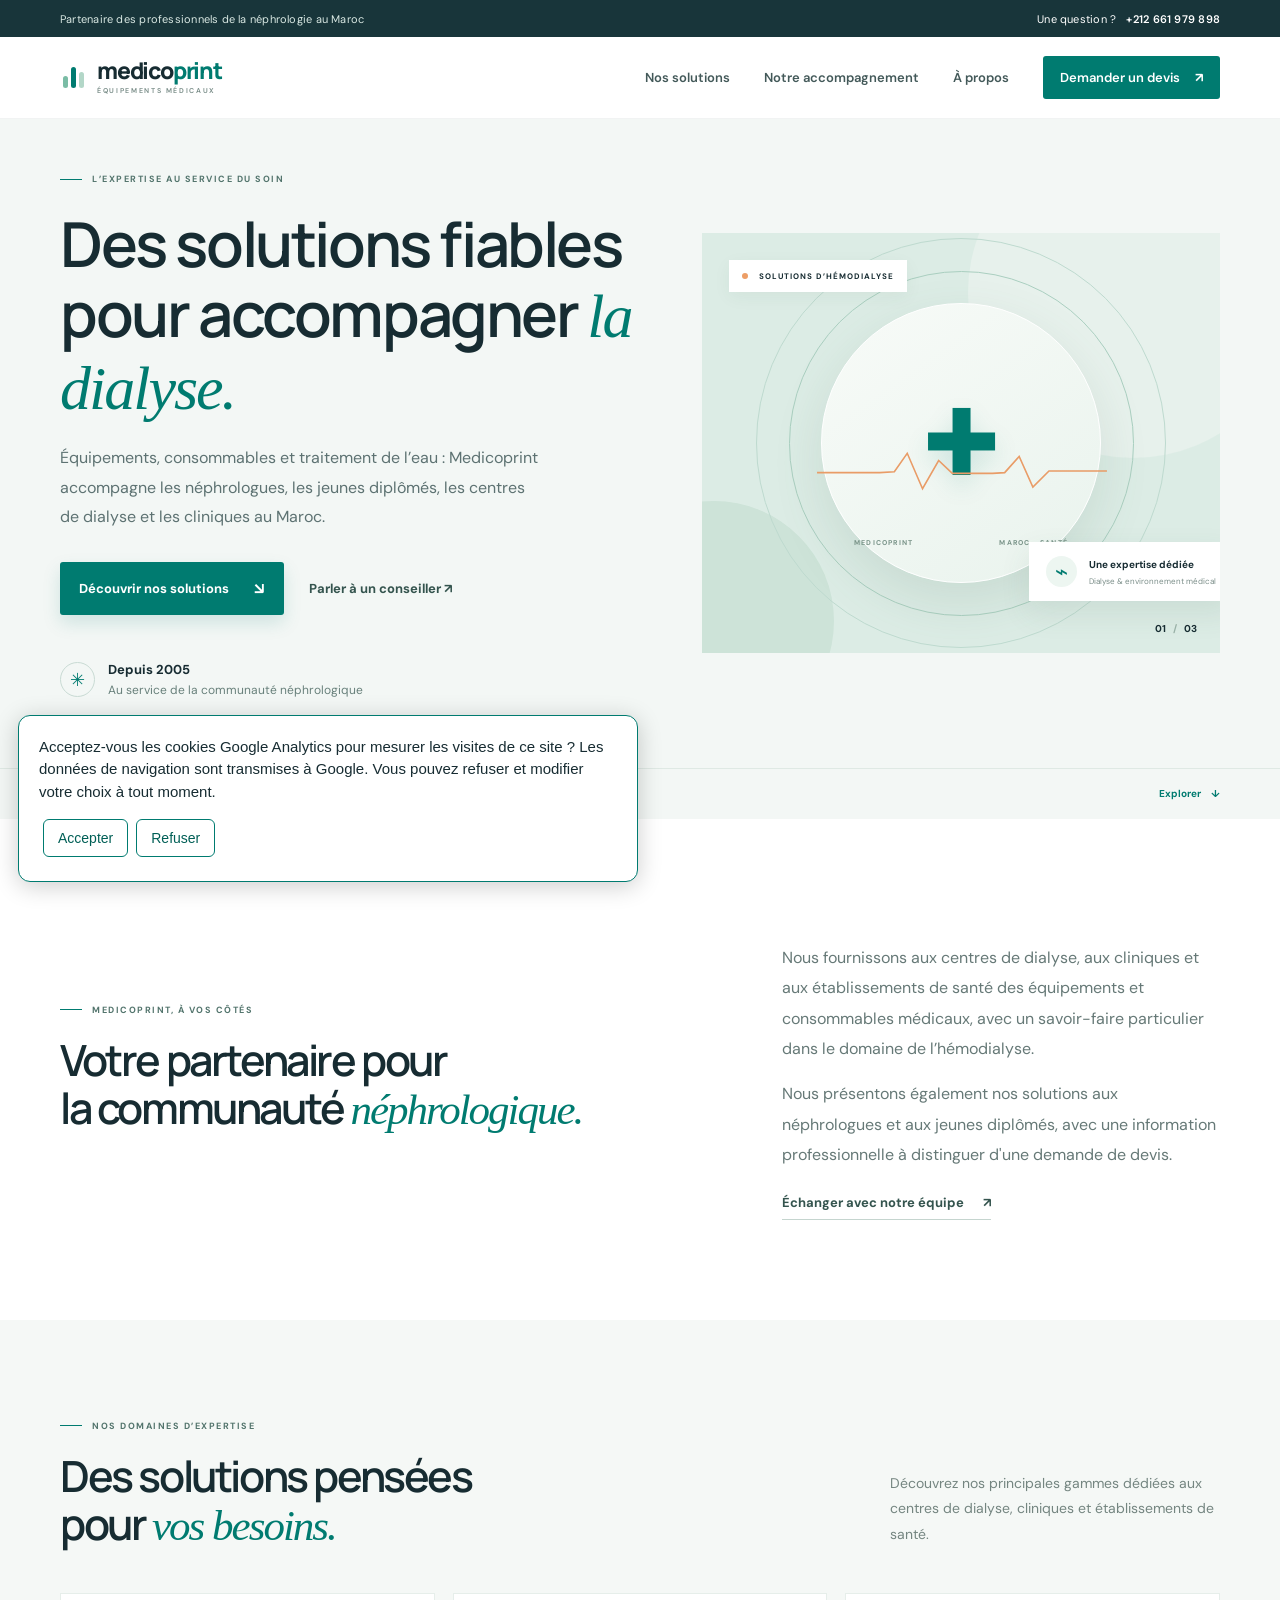
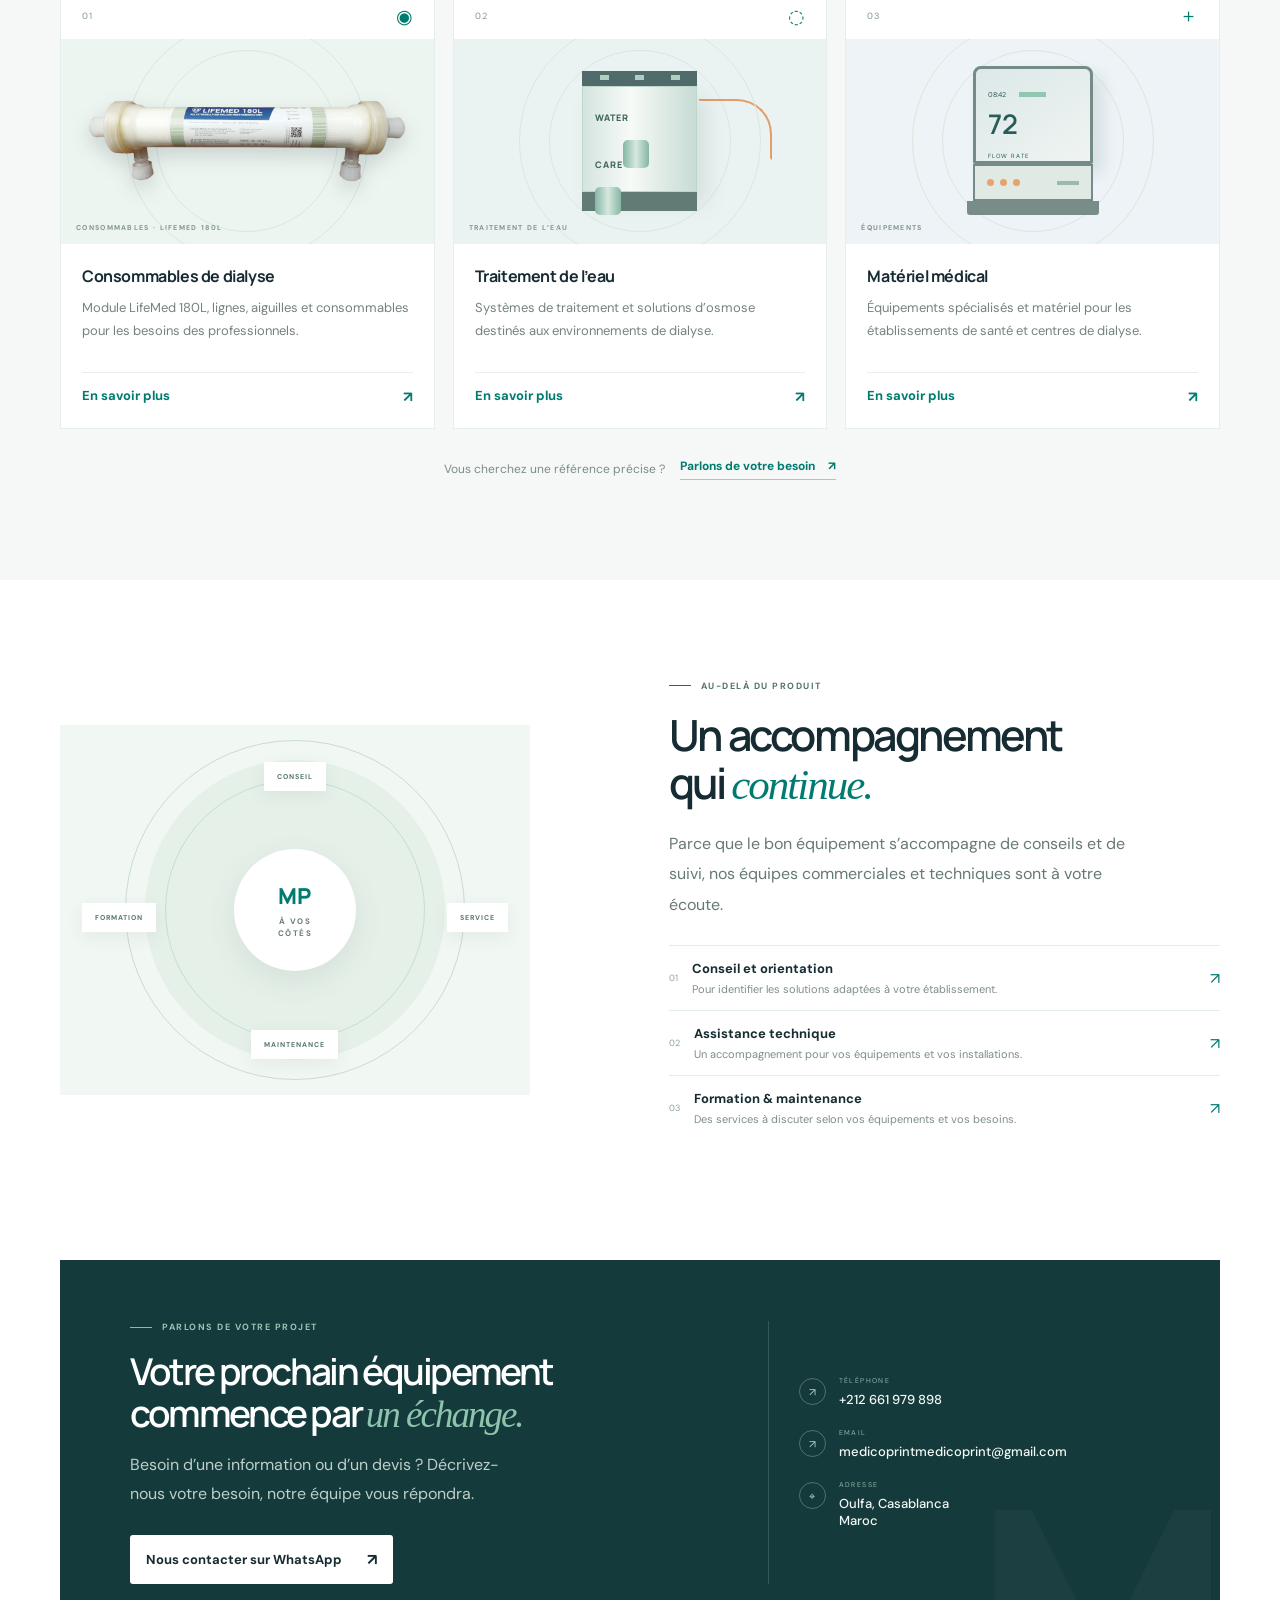
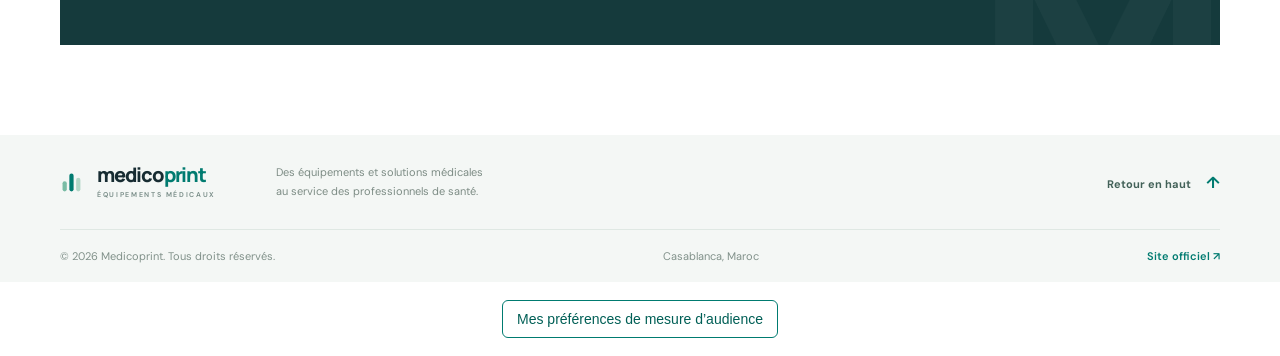
<file: index.html>
<!doctype html>
<html lang="fr">
<head>
  <meta charset="utf-8">
  <meta name="viewport" content="width=device-width, initial-scale=1">
  <meta name="theme-color" content="#f5f8f7">
  <meta name="description" content="Medicoprint accompagne les néphrologues, jeunes diplômés, centres de dialyse et cliniques au Maroc avec des équipements, consommables d’hémodialyse et solutions de traitement de l’eau.">
  <meta name="robots" content="index,follow,max-image-preview:large">
  <link rel="canonical" href="https://medicoprint.ma/">
  <meta property="og:type" content="website">
  <meta property="og:locale" content="fr_MA">
  <meta property="og:site_name" content="Medicoprint">
  <meta property="og:title" content="Medicoprint — Équipements d’hémodialyse au Maroc">
  <meta property="og:description" content="Équipements, consommables et traitement de l’eau pour les professionnels de la néphrologie au Maroc.">
  <meta property="og:url" content="https://medicoprint.ma/">
  <title>Medicoprint — Équipements d’hémodialyse au Maroc</title>
  <script type="application/ld+json">
  {
    "@context": "https://schema.org",
    "@type": "MedicalBusiness",
    "name": "Medicoprint",
    "url": "https://medicoprint.ma/",
    "telephone": "+212661979898",
    "email": "medicoprintmedicoprint@gmail.com",
    "foundingDate": "2005",
    "address": {
      "@type": "PostalAddress",
      "streetAddress": "Lot Zineb, Immeuble 9, Magazin N 4, Oulfa",
      "addressLocality": "Casablanca",
      "addressCountry": "MA"
    },
    "areaServed": "MA",
    "description": "Équipements et consommables médicaux, solutions de traitement de l’eau et accompagnement technique pour les professionnels de la néphrologie au Maroc."
  }
  </script>
  <link rel="preconnect" href="https://fonts.googleapis.com">
  <link rel="preconnect" href="https://fonts.gstatic.com" crossorigin>
  <link href="https://fonts.googleapis.com/css2?family=DM+Sans:wght@400;500;600;700&family=Manrope:wght@400;500;600;700;800&display=swap" rel="stylesheet">
  <link rel="stylesheet" href="styles.css">
<script defer src="analytics-config.js"></script>
<script defer src="analytics.js"></script>
</head>
<body>
  <div class="topline"><div class="container top-inner"><span>Partenaire des professionnels de la néphrologie au Maroc</span><a href="tel:+212661979898">Une question ? <strong>+212 661 979 898</strong></a></div></div>
  <header class="header">
    <div class="container nav-wrap">
      <a class="brand" href="#accueil" aria-label="Medicoprint, accueil"><span class="brand-mark" aria-hidden="true"><i></i><i></i><i></i></span><span>medico<span>print</span><small>ÉQUIPEMENTS MÉDICAUX</small></span></a>
      <button class="menu-toggle" aria-label="Ouvrir le menu" aria-expanded="false"><span></span><span></span></button>
      <nav class="nav" aria-label="Navigation principale"><a href="#solutions">Nos solutions</a><a href="#engagement">Notre accompagnement</a><a href="#apropos">À propos</a><a class="nav-cta" href="#contact">Demander un devis <b>↗</b></a></nav>
    </div>
  </header>
  <main>
    <section class="hero" id="accueil">
      <div class="container hero-grid">
        <div class="hero-copy"><div class="eyebrow"><span></span> L’expertise au service du soin</div><h1>Des solutions fiables pour accompagner <em>la dialyse.</em></h1><p>Équipements, consommables et traitement de l’eau : Medicoprint accompagne les néphrologues, les jeunes diplômés, les centres de dialyse et les cliniques au Maroc.</p><div class="hero-actions"><a class="button primary" href="#solutions">Découvrir nos solutions <span>↘</span></a><a class="text-link" href="https://wa.me/212661979898" target="_blank" rel="noopener">Parler à un conseiller <span>↗</span></a></div><div class="hero-note"><span class="note-icon">✳</span><span><b>Depuis 2005</b><br>Au service de la communauté néphrologique</span></div></div>
        <div class="hero-visual"><div class="visual-orbit orbit-one"></div><div class="visual-orbit orbit-two"></div><div class="visual-card card-label"><span class="label-dot"></span> SOLUTIONS D’HÉMODIALYSE</div><div class="visual-center"><div class="cross">✚</div><div class="pulse-line"><svg viewBox="0 0 360 70" aria-hidden="true"><path d="M0 38h78l18-1 16-23 19 44 20-35 17 16h50l15-1 18-20 17 38 20-20h72"/></svg></div><div class="visual-caption"><span>MEDICOPRINT</span><span>MAROC · SANTÉ</span></div></div><div class="floating-stat"><span class="stat-icon">⌁</span><span><b>Une expertise dédiée</b><small>Dialyse & environnement médical</small></span></div><div class="visual-index">01 <span>/</span> 03</div></div>
      </div><div class="hero-bottom"><div class="container bottom-inner"><span>ÉQUIPEMENTS MÉDICAUX SPÉCIALISÉS</span><div class="bottom-line"></div><a href="#solutions">Explorer <b>↓</b></a></div></div>
    </section>
    <section class="intro section-pad" id="apropos"><div class="container intro-grid"><div><div class="eyebrow"><span></span> Medicoprint, à vos côtés</div><h2>Votre partenaire pour<br>la communauté <em>néphrologique.</em></h2></div><div class="intro-text"><p>Nous fournissons aux centres de dialyse, aux cliniques et aux établissements de santé des équipements et consommables médicaux, avec un savoir-faire particulier dans le domaine de l’hémodialyse.</p><p>Nous présentons également nos solutions aux néphrologues et aux jeunes diplômés, avec une information professionnelle à distinguer d'une demande de devis.</p><a class="text-link dark" href="#contact">Échanger avec notre équipe <span>↗</span></a></div></div></section>
    <section class="solutions section-pad" id="solutions"><div class="container"><div class="section-heading"><div><div class="eyebrow"><span></span> Nos domaines d’expertise</div><h2>Des solutions pensées<br>pour <em>vos besoins.</em></h2></div><p>Découvrez nos principales gammes dédiées aux centres de dialyse, cliniques et établissements de santé.</p></div><div class="solution-grid">
      <article class="solution-card"><div class="card-top"><span class="card-number">01</span><span class="card-symbol">◉</span></div><div class="product-art art-kit"><img src="assets/social/lifemed-module.png" alt="Module LifeMed 180L d’hémodialyse présenté par Medicoprint" style="position:relative;z-index:2;width:88%;height:auto;max-height:150px;object-fit:contain;filter:drop-shadow(0 8px 10px rgba(23,44,50,.18))"><div class="art-caption">CONSOMMABLES · LIFEMED 180L</div></div><div class="card-content"><h3>Consommables de dialyse</h3><p>Module LifeMed 180L, lignes, aiguilles et consommables pour les besoins des professionnels.</p><a href="#contact" class="card-link">En savoir plus <span>↗</span></a></div></article>
      <article class="solution-card"><div class="card-top"><span class="card-number">02</span><span class="card-symbol">◌</span></div><div class="product-art art-water"><div class="water-unit"><div class="water-head"><i></i><i></i><i></i></div><div class="water-body"><b>WATER<br>CARE</b><span></span><span></span></div><div class="water-foot"></div></div><div class="water-pipe"></div><div class="art-caption">TRAITEMENT DE L’EAU</div></div><div class="card-content"><h3>Traitement de l’eau</h3><p>Systèmes de traitement et solutions d’osmose destinés aux environnements de dialyse.</p><a href="#contact" class="card-link">En savoir plus <span>↗</span></a></div></article>
      <article class="solution-card"><div class="card-top"><span class="card-number">03</span><span class="card-symbol">＋</span></div><div class="product-art art-device"><div class="device"><div class="device-screen"><span>08:42</span><i></i><b>72</b><small>FLOW RATE</small></div><div class="device-panel"><i></i><i></i><i></i><span></span></div><div class="device-base"></div></div><div class="art-caption">ÉQUIPEMENTS</div></div><div class="card-content"><h3>Matériel médical</h3><p>Équipements spécialisés et matériel pour les établissements de santé et centres de dialyse.</p><a href="#contact" class="card-link">En savoir plus <span>↗</span></a></div></article>
    </div><div class="catalog-link"><span>Vous cherchez une référence précise ?</span><a href="#contact">Parlons de votre besoin <b>↗</b></a></div></div></section>
    <section class="support section-pad" id="engagement"><div class="container support-grid"><div class="support-visual"><div class="support-ring ring-a"></div><div class="support-ring ring-b"></div><div class="support-center"><span>MP</span><b>À VOS<br>CÔTÉS</b></div><div class="support-tag tag-top">CONSEIL</div><div class="support-tag tag-left">FORMATION</div><div class="support-tag tag-right">SERVICE</div><div class="support-tag tag-bottom">MAINTENANCE</div></div><div class="support-copy"><div class="eyebrow"><span></span> Au-delà du produit</div><h2>Un accompagnement<br>qui <em>continue.</em></h2><p>Parce que le bon équipement s’accompagne de conseils et de suivi, nos équipes commerciales et techniques sont à votre écoute.</p><div class="support-list"><div><span>01</span><p><b>Conseil et orientation</b><small>Pour identifier les solutions adaptées à votre établissement.</small></p><i>↗</i></div><div><span>02</span><p><b>Assistance technique</b><small>Un accompagnement pour vos équipements et vos installations.</small></p><i>↗</i></div><div><span>03</span><p><b>Formation & maintenance</b><small>Des services à discuter selon vos équipements et vos besoins.</small></p><i>↗</i></div></div></div></div></section>
    <section class="contact section-pad" id="contact"><div class="container contact-panel"><div class="contact-left"><div class="eyebrow light"><span></span> Parlons de votre projet</div><h2>Votre prochain équipement<br>commence par <em>un échange.</em></h2><p>Besoin d’une information ou d’un devis ? Décrivez-nous votre besoin, notre équipe vous répondra.</p><a class="button light-button" href="https://wa.me/212661979898" target="_blank" rel="noopener">Nous contacter sur WhatsApp <span>↗</span></a></div><div class="contact-details"><a href="tel:+212661979898"><span class="detail-icon">↗</span><small>TÉLÉPHONE</small><b>+212 661 979 898</b></a><a href="mailto:medicoprintmedicoprint@gmail.com"><span class="detail-icon">↗</span><small>EMAIL</small><b>medicoprintmedicoprint@gmail.com</b></a><div class="address"><span class="detail-icon">⌖</span><small>ADRESSE</small><b>Oulfa, Casablanca<br>Maroc</b></div></div><div class="contact-decoration">M</div></div></section>
  </main>
  <footer class="footer"><div class="container footer-main"><a class="brand footer-brand" href="#accueil"><span class="brand-mark" aria-hidden="true"><i></i><i></i><i></i></span><span>medico<span>print</span><small>ÉQUIPEMENTS MÉDICAUX</small></span></a><p>Des équipements et solutions médicales<br>au service des professionnels de santé.</p><a class="back-top" href="#accueil">Retour en haut <b>↑</b></a></div><div class="container footer-bottom"><span>© <span id="year">2026</span> Medicoprint. Tous droits réservés.</span><span>Casablanca, Maroc</span><a href="https://medicoprint.ma" target="_blank" rel="noopener">Site officiel ↗</a></div></footer>
  <script src="script.js"></script>
</body>
</html>
</file>
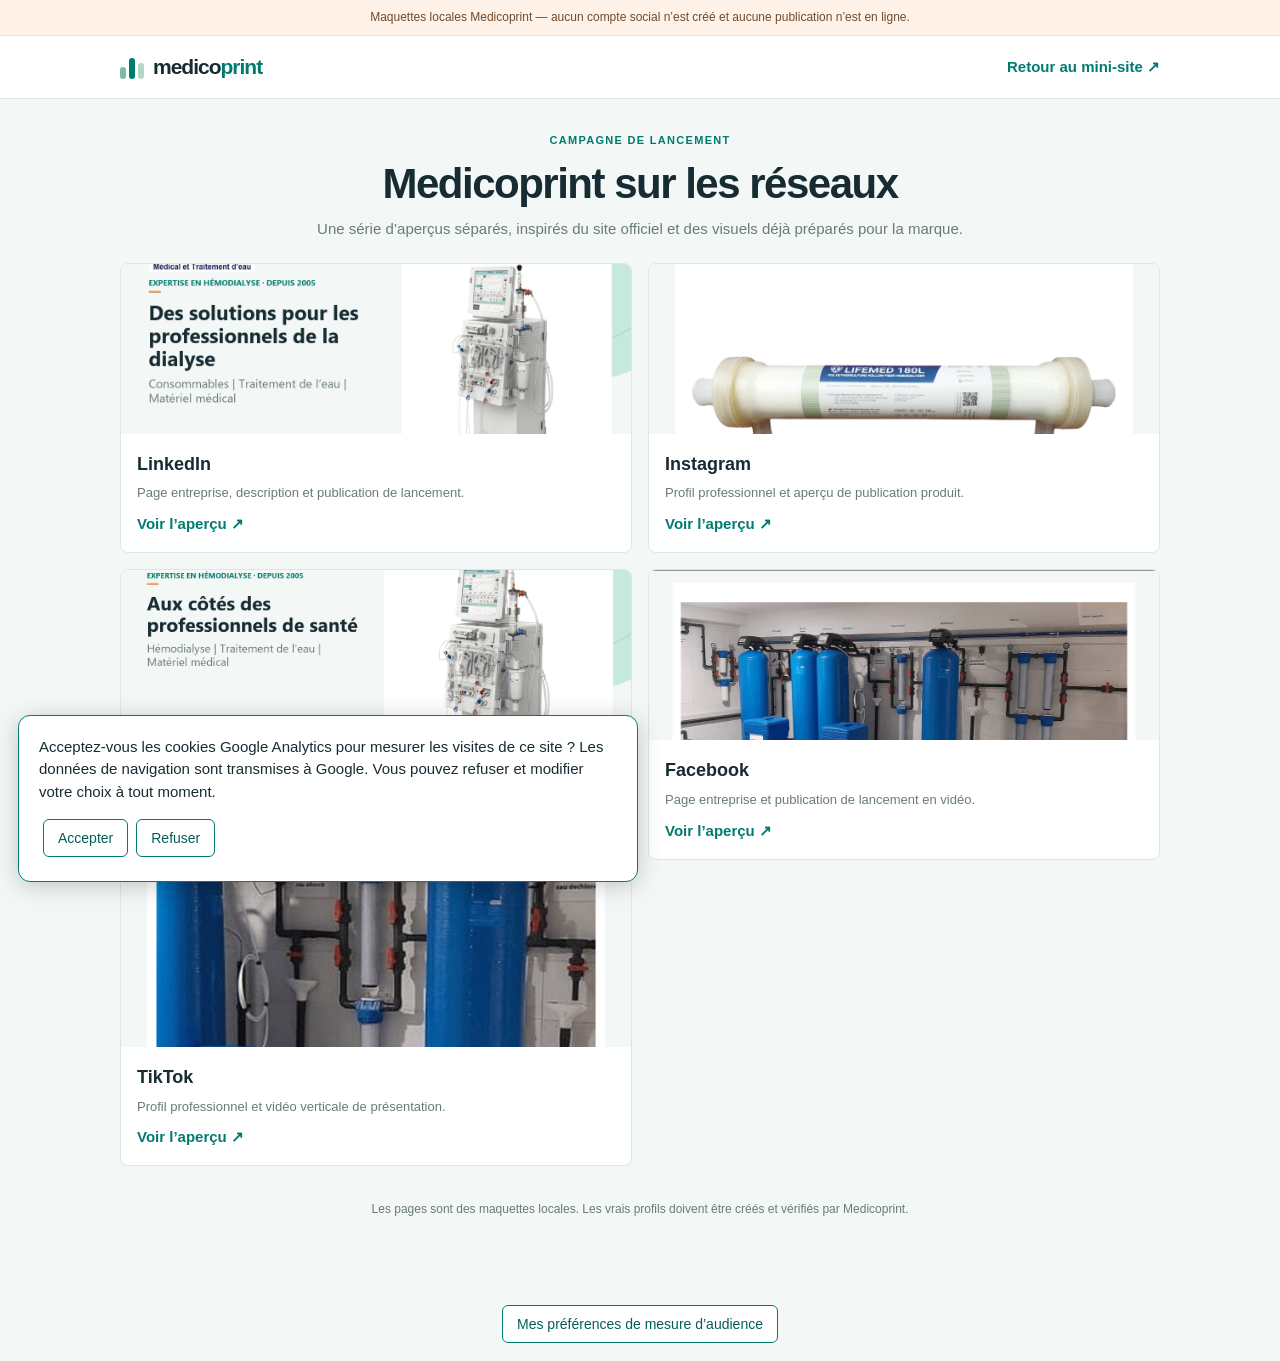
<file: social-pages/index.html>
<!doctype html>
<html lang="fr"><head><meta charset="utf-8"><meta name="viewport" content="width=device-width,initial-scale=1"><meta name="theme-color" content="#f3f7f5"><title>Aperçus réseaux sociaux — Medicoprint</title><link rel="stylesheet" href="styles.css"><script defer src="../analytics-config.js"></script>
<script defer src="../analytics.js"></script>
</head>
<body><div class="notice">Maquettes locales Medicoprint — aucun compte social n’est créé et aucune publication n’est en ligne.</div><header class="top"><div class="wrap top-in"><a class="brand" href="index.html"><span class="bars" aria-hidden="true"><i></i><i></i><i></i></span><span>medico<b>print</b></span></a><a class="top-link" href="../index.html">Retour au mini-site ↗</a></div></header>
<main class="wrap main"><div class="intro"><span class="eyebrow">Campagne de lancement</span><h1>Medicoprint sur les réseaux</h1><p>Une série d’aperçus séparés, inspirés du site officiel et des visuels déjà préparés pour la marque.</p></div>
<div class="page-grid"><a class="page-link" href="../linkedin-preview.html"><img src="../assets/social/ready-to-post/linkedin-presentation.png" alt="Aperçu LinkedIn Medicoprint"><div><h2>LinkedIn</h2><p>Page entreprise, description et publication de lancement.</p><span class="link">Voir l’aperçu ↗</span></div></a>
<a class="page-link" href="instagram.html"><img src="../assets/social/ready-to-post/instagram-consommables.png" alt="Visuel Instagram Medicoprint"><div><h2>Instagram</h2><p>Profil professionnel et aperçu de publication produit.</p><span class="link">Voir l’aperçu ↗</span></div></a>
<a class="page-link" href="youtube.html"><img src="../assets/social/ready-to-post/youtube-thumbnail.png" alt="Miniature YouTube Medicoprint"><div><h2>YouTube</h2><p>Chaîne de marque et vidéo de présentation horizontale.</p><span class="link">Voir l’aperçu ↗</span></div></a>
<a class="page-link" href="facebook.html"><img src="../assets/social/ready-to-post/facebook-presentation.png" alt="Visuel Facebook Medicoprint"><div><h2>Facebook</h2><p>Page entreprise et publication de lancement en vidéo.</p><span class="link">Voir l’aperçu ↗</span></div></a>
<a class="page-link" href="tiktok.html"><img src="../assets/social/ready-to-post/tiktok-cover.png" alt="Couverture TikTok Medicoprint"><div><h2>TikTok</h2><p>Profil professionnel et vidéo verticale de présentation.</p><span class="link">Voir l’aperçu ↗</span></div></a></div>
<p class="footer">Les pages sont des maquettes locales. Les vrais profils doivent être créés et vérifiés par Medicoprint.</p></main></body></html>
</file>
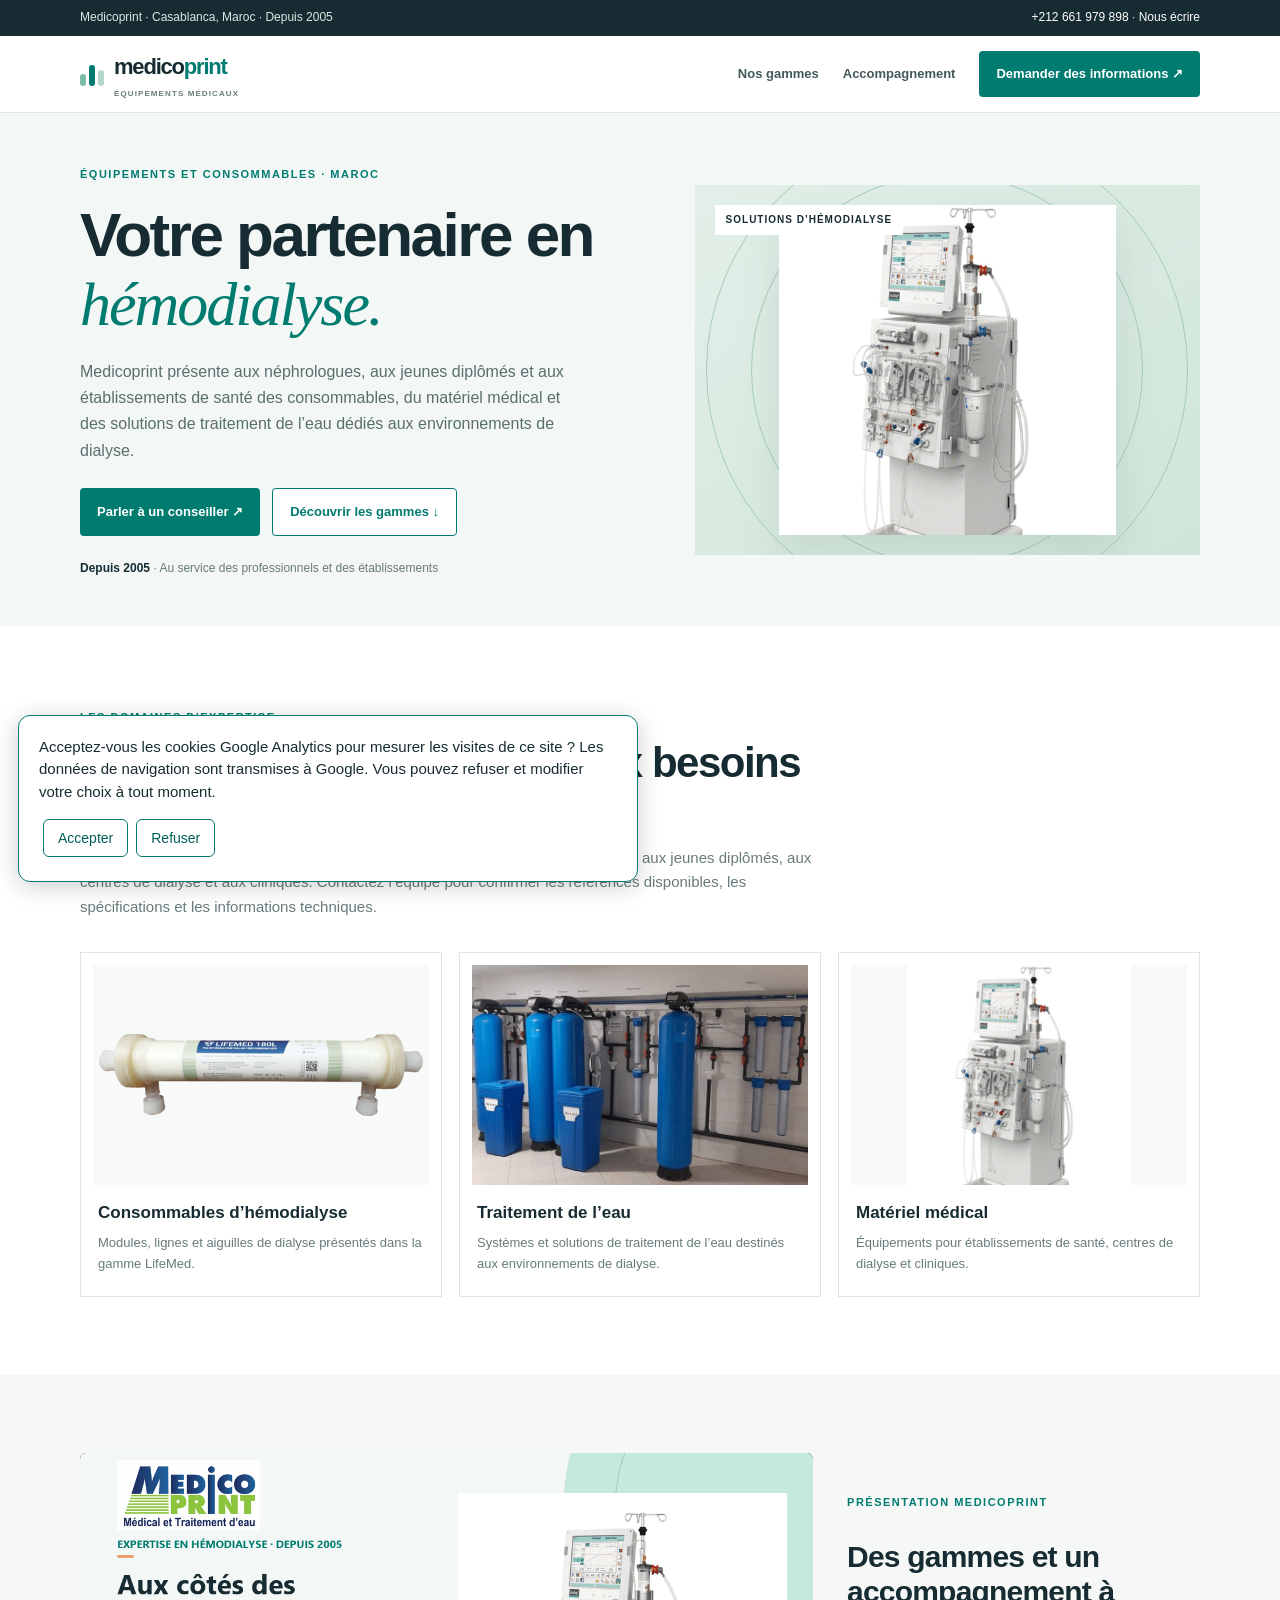
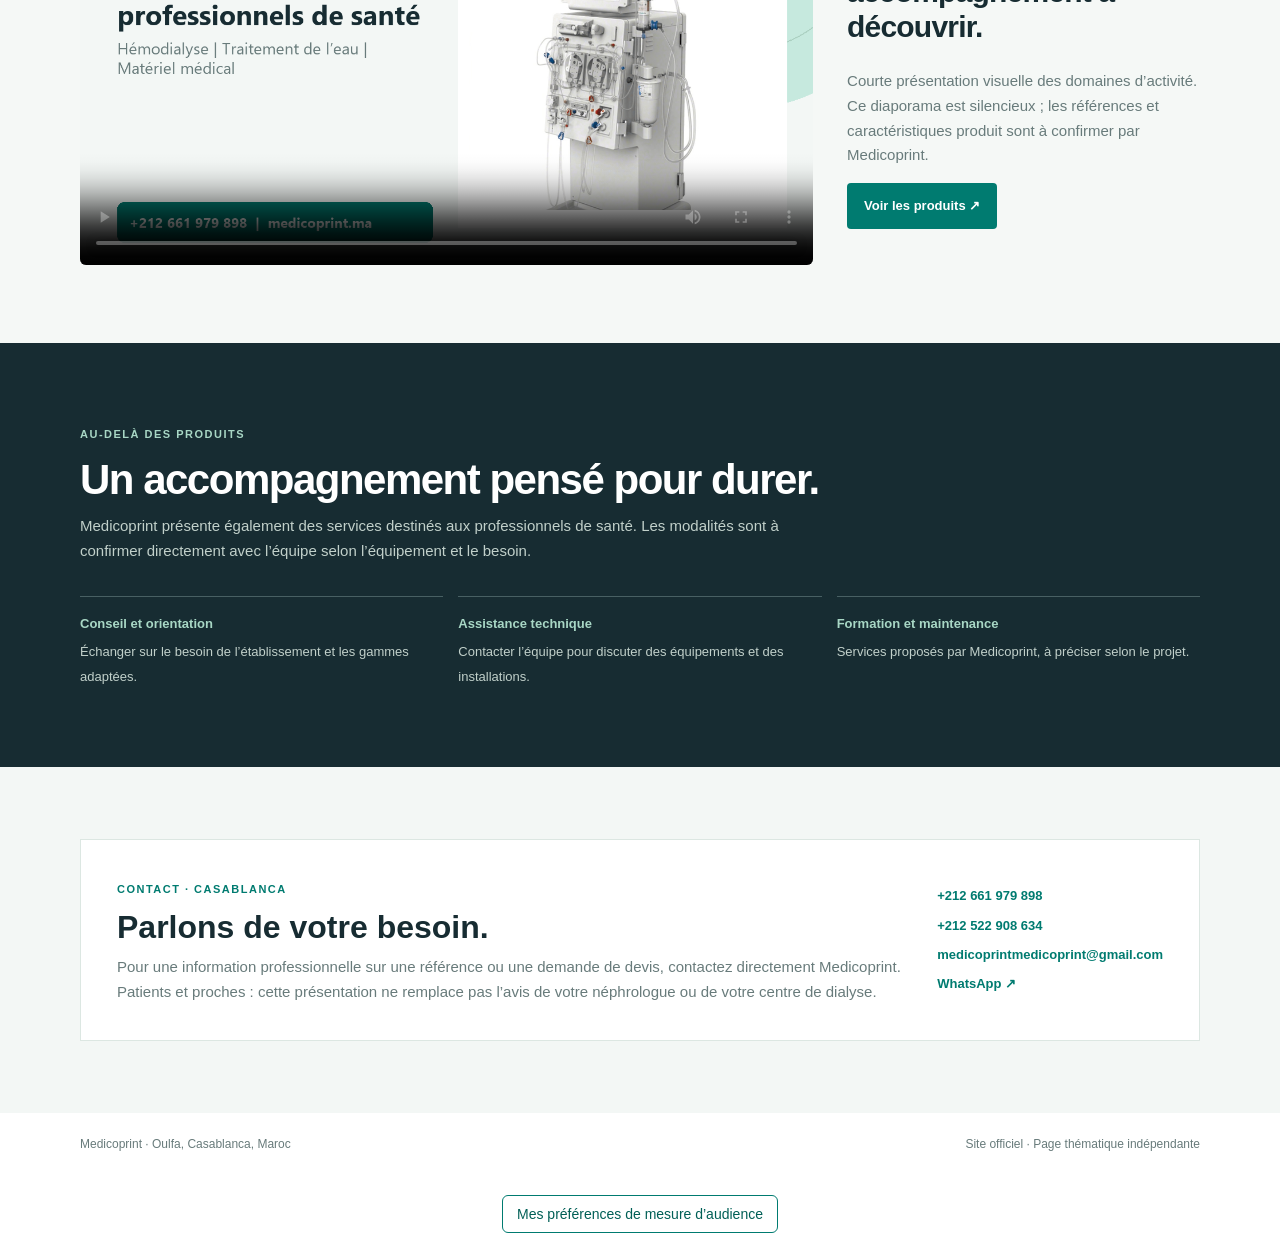
<file: dialyse-maroc.html>
<!doctype html>
<html lang="fr">
<head>
  <meta charset="utf-8">
  <meta name="viewport" content="width=device-width, initial-scale=1">
  <meta name="theme-color" content="#f3f7f5">
  <title>Équipements et consommables d’hémodialyse au Maroc | Medicoprint</title>
  <meta name="description" content="Medicoprint présente aux néphrologues, jeunes diplômés, centres de dialyse et cliniques au Maroc ses équipements, consommables d’hémodialyse et solutions de traitement de l’eau. Depuis 2005 à Casablanca.">
  <meta name="robots" content="index,follow">
  <meta property="og:type" content="website">
  <meta property="og:title" content="Équipements d’hémodialyse au Maroc | Medicoprint">
  <meta property="og:description" content="Consommables, matériel médical et traitement de l’eau pour les néphrologues, centres de dialyse et cliniques au Maroc."
  >
  <meta property="og:image" content="https://medicoprint.ma/wp-content/uploads/2024/11/0d9a9dc664c10a5f867f3853c5bd15b4-min-e1767694091392-1024x1003.png">
  <style>
    :root{--ink:#172c32;--green:#007b70;--mint:#c6e9de;--pale:#f3f7f5;--muted:#687b7b;--line:#dce7e2;--orange:#ed9e66;--white:#fff;--serif:Georgia,"Times New Roman",serif}
    *{box-sizing:border-box}html{scroll-behavior:smooth}body{margin:0;color:var(--ink);font:15px/1.65 "Segoe UI",Arial,sans-serif;background:#fff}a{color:inherit;text-decoration:none}.container{width:min(1120px,calc(100% - 40px));margin:auto}.topline{background:var(--ink);color:#dce8e3;font-size:12px;padding:8px 0}.topline .container{display:flex;justify-content:space-between;gap:14px;flex-wrap:wrap}.topline a{color:#fff}.header{background:#fff;border-bottom:1px solid var(--line)}.nav{min-height:76px;display:flex;align-items:center;justify-content:space-between;gap:25px}.brand{display:flex;align-items:center;gap:10px;font-weight:800;font-size:22px;letter-spacing:-1.2px}.brand b{color:var(--green)}.brand small{display:block;color:var(--muted);font-size:8px;letter-spacing:1.1px;line-height:1.2;margin-top:3px}.bars{height:25px;display:flex;align-items:end;gap:3px}.bars i{display:block;width:6px;border-radius:5px;background:#7abca5}.bars i:nth-child(1){height:12px}.bars i:nth-child(2){height:21px;background:var(--green)}.bars i:nth-child(3){height:16px;background:#b3d7c8}.nav-links{display:flex;align-items:center;gap:24px;font-size:13px;font-weight:650;color:#435959}.button{display:inline-flex;align-items:center;gap:12px;padding:12px 17px;border-radius:4px;font-weight:700;font-size:13px;background:var(--green);color:#fff}.button.outline{background:#fff;color:var(--green);border:1px solid var(--green)}.hero{background:var(--pale);overflow:hidden}.hero-grid{min-height:500px;display:grid;grid-template-columns:1.05fr .95fr;align-items:center;gap:5%;padding:48px 0}.eyebrow{color:var(--green);font-size:11px;font-weight:800;letter-spacing:1.5px;text-transform:uppercase}.hero h1{font-size:clamp(38px,5.6vw,62px);letter-spacing:-2.5px;line-height:1.08;margin:16px 0 19px;max-width:620px}.hero h1 em{color:var(--green);font:italic 400 1em var(--serif);letter-spacing:-2px}.hero p{max-width:510px;color:#596f6e;font-size:16px;margin:0}.actions{display:flex;gap:12px;flex-wrap:wrap;margin-top:24px}.since{margin-top:23px;color:var(--muted);font-size:12px}.since b{color:var(--ink)}.hero-visual{min-height:370px;background:linear-gradient(145deg,#e2efe8,#cfe5da);display:grid;place-items:center;position:relative;overflow:hidden}.hero-visual:before,.hero-visual:after{content:"";position:absolute;border:1px solid #a5cbbb;border-radius:50%;width:390px;height:390px}.hero-visual:after{width:480px;height:480px}.hero-visual img{position:relative;z-index:1;width:75%;height:330px;object-fit:contain;filter:drop-shadow(0 18px 20px #263f331b)}.visual-label{position:absolute;top:20px;left:20px;z-index:2;background:#fff;padding:7px 11px;font-size:10px;font-weight:800;letter-spacing:1px}.section{padding:78px 0}.section.soft{background:#f5f8f6}.section-head{max-width:740px;margin:0 0 32px}.section-head h2{font-size:clamp(28px,4vw,42px);line-height:1.15;letter-spacing:-1.5px;margin:10px 0}.section-head h2 em{color:var(--green);font:italic 400 1em var(--serif)}.section-head p{margin:0;color:var(--muted)}.range-grid{display:grid;grid-template-columns:repeat(3,1fr);gap:17px}.range-card{background:#fff;border:1px solid var(--line);padding:12px}.range-card img{width:100%;height:220px;display:block;object-fit:contain;background:#f7faf8}.range-card:nth-child(2) img{object-fit:cover}.range-card h3{font-size:17px;margin:14px 5px 5px}.range-card p{color:var(--muted);font-size:13px;margin:0 5px 9px}.video-layout{display:grid;grid-template-columns:1.35fr .65fr;gap:34px;align-items:center}.video-layout video{width:100%;display:block;background:#111;border-radius:6px}.video-copy h2{font-size:30px;line-height:1.17;letter-spacing:-.8px}.video-copy p{color:var(--muted)}.support{background:var(--ink);color:#fff}.support .section-head p{color:#c1d0ca}.support-grid{display:grid;grid-template-columns:repeat(3,1fr);gap:15px}.support-item{border-top:1px solid #486063;padding-top:16px}.support-item b{display:block;color:#a8d7c5;font-size:13px;margin-bottom:5px}.support-item span{color:#c1d0ca;font-size:13px}.contact{background:var(--pale);padding:72px 0}.contact-panel{background:#fff;border:1px solid var(--line);padding:36px;display:flex;justify-content:space-between;align-items:center;gap:28px}.contact-panel h2{font-size:32px;line-height:1.2;margin:8px 0}.contact-panel p{color:var(--muted);margin:0}.contact-detail{display:grid;gap:8px;font-size:13px;white-space:nowrap}.contact-detail a{font-weight:700;color:var(--green)}footer{padding:22px 0;color:var(--muted);font-size:12px}.foot-in{display:flex;justify-content:space-between;gap:15px;flex-wrap:wrap}
    @media(max-width:760px){.container{width:calc(100% - 28px)}.nav{min-height:65px}.nav-links a:not(.button){display:none}.hero-grid{grid-template-columns:1fr;gap:26px;padding:38px 0}.hero h1{font-size:42px}.hero p{font-size:15px}.hero-visual{min-height:290px}.hero-visual img{height:265px}.section{padding:55px 0}.range-grid{grid-template-columns:1fr}.range-card img{height:240px}.video-layout{grid-template-columns:1fr;gap:16px}.video-copy h2{font-size:26px}.support-grid{grid-template-columns:1fr}.contact-panel{padding:23px;display:grid}.contact-detail{white-space:normal}.foot-in{display:grid}}
  </style>
<script defer src="analytics-config.js"></script>
<script defer src="analytics.js"></script>
</head>
<body>
  <div class="topline"><div class="container"><span>Medicoprint · Casablanca, Maroc · Depuis 2005</span><span><a href="tel:+212661979898">+212 661 979 898</a> · <a href="mailto:medicoprintmedicoprint@gmail.com">Nous écrire</a></span></div></div>
  <header class="header"><div class="container nav"><a class="brand" href="https://medicoprint.ma/" aria-label="Site Medicoprint"><span class="bars" aria-hidden="true"><i></i><i></i><i></i></span><span>medico<b>print</b><small>ÉQUIPEMENTS MÉDICAUX</small></span></a><nav class="nav-links" aria-label="Navigation"><a href="#gammes">Nos gammes</a><a href="#accompagnement">Accompagnement</a><a href="#contact" class="button">Demander des informations ↗</a></nav></div></header>
  <main>
    <section class="hero"><div class="container hero-grid"><div><span class="eyebrow">Équipements et consommables · Maroc</span><h1>Votre partenaire en <em>hémodialyse.</em></h1><p>Medicoprint présente aux néphrologues, aux jeunes diplômés et aux établissements de santé des consommables, du matériel médical et des solutions de traitement de l’eau dédiés aux environnements de dialyse.</p><div class="actions"><a class="button" href="https://wa.me/212661979898" target="_blank" rel="noopener">Parler à un conseiller ↗</a><a class="button outline" href="#gammes">Découvrir les gammes ↓</a></div><div class="since"><b>Depuis 2005</b> · Au service des professionnels et des établissements</div></div><div class="hero-visual"><span class="visual-label">SOLUTIONS D’HÉMODIALYSE</span><img src="assets/social/machine-dialyse.png" alt="Machine de dialyse présentée dans la gamme Medicoprint"></div></div></section>
    <section class="section" id="gammes"><div class="container"><div class="section-head"><span class="eyebrow">Les domaines d’expertise</span><h2>Des équipements adaptés aux besoins <em>de la néphrologie.</em></h2><p>Découvrez les principales catégories présentées par Medicoprint aux néphrologues, aux jeunes diplômés, aux centres de dialyse et aux cliniques. Contactez l’équipe pour confirmer les références disponibles, les spécifications et les informations techniques.</p></div><div class="range-grid"><article class="range-card"><img src="assets/social/lifemed-module.png" alt="Module LifeMed de la gamme hémodialyse Medicoprint"><h3>Consommables d’hémodialyse</h3><p>Modules, lignes et aiguilles de dialyse présentés dans la gamme LifeMed.</p></article><article class="range-card"><img src="assets/social/traitement-eau.jpg" alt="Installation de traitement de l’eau de dialyse"><h3>Traitement de l’eau</h3><p>Systèmes et solutions de traitement de l’eau destinés aux environnements de dialyse.</p></article><article class="range-card"><img src="assets/social/machine-dialyse.png" alt="Équipement de dialyse de la gamme matériel médical"><h3>Matériel médical</h3><p>Équipements pour établissements de santé, centres de dialyse et cliniques.</p></article></div></div></section>
    <section class="section soft"><div class="container video-layout"><div><video controls preload="metadata" poster="assets/social/ready-to-post/youtube-thumbnail.png"><source src="assets/social/ready-to-post/youtube-linkedin-launch.mp4" type="video/mp4">Votre navigateur ne prend pas en charge la vidéo.</video></div><div class="video-copy"><span class="eyebrow">Présentation Medicoprint</span><h2>Des gammes et un accompagnement à découvrir.</h2><p>Courte présentation visuelle des domaines d’activité. Ce diaporama est silencieux ; les références et caractéristiques produit sont à confirmer par Medicoprint.</p><a class="button" href="https://medicoprint.ma/produits/" target="_blank" rel="noopener">Voir les produits ↗</a></div></div></section>
    <section class="section support" id="accompagnement"><div class="container"><div class="section-head"><span class="eyebrow" style="color:#a8d7c5">Au-delà des produits</span><h2>Un accompagnement pensé pour durer.</h2><p>Medicoprint présente également des services destinés aux professionnels de santé. Les modalités sont à confirmer directement avec l’équipe selon l’équipement et le besoin.</p></div><div class="support-grid"><div class="support-item"><b>Conseil et orientation</b><span>Échanger sur le besoin de l’établissement et les gammes adaptées.</span></div><div class="support-item"><b>Assistance technique</b><span>Contacter l’équipe pour discuter des équipements et des installations.</span></div><div class="support-item"><b>Formation et maintenance</b><span>Services proposés par Medicoprint, à préciser selon le projet.</span></div></div></div></section>
    <section class="contact" id="contact"><div class="container contact-panel"><div><span class="eyebrow">Contact · Casablanca</span><h2>Parlons de votre besoin.</h2><p>Pour une information professionnelle sur une référence ou une demande de devis, contactez directement Medicoprint. Patients et proches : cette présentation ne remplace pas l’avis de votre néphrologue ou de votre centre de dialyse.</p></div><div class="contact-detail"><a href="tel:+212661979898">+212 661 979 898</a><a href="tel:+212522908634">+212 522 908 634</a><a href="mailto:medicoprintmedicoprint@gmail.com">medicoprintmedicoprint@gmail.com</a><a href="https://wa.me/212661979898" target="_blank" rel="noopener">WhatsApp ↗</a></div></div></section>
  </main>
  <footer><div class="container foot-in"><span>Medicoprint · Oulfa, Casablanca, Maroc</span><span><a href="https://medicoprint.ma/" target="_blank" rel="noopener">Site officiel</a> · Page thématique indépendante</span></div></footer>
</body>
</html>
</file>
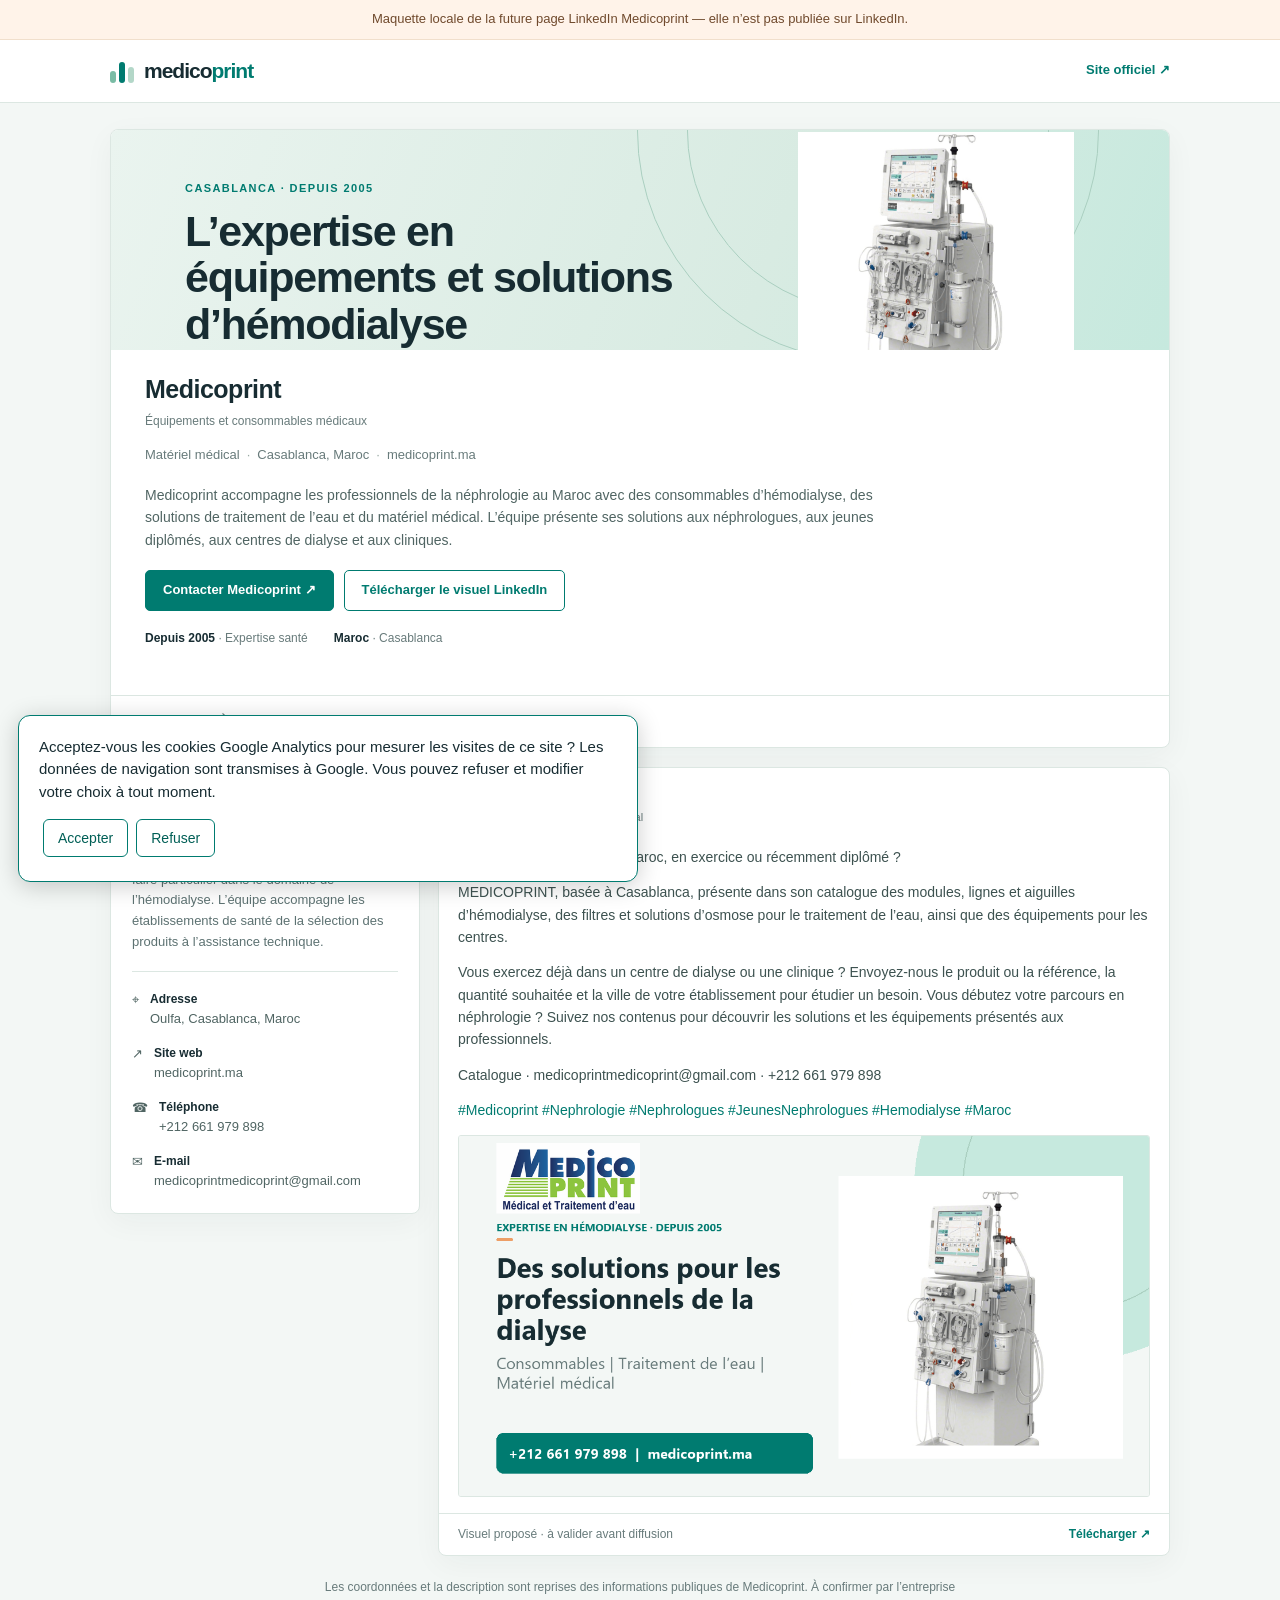
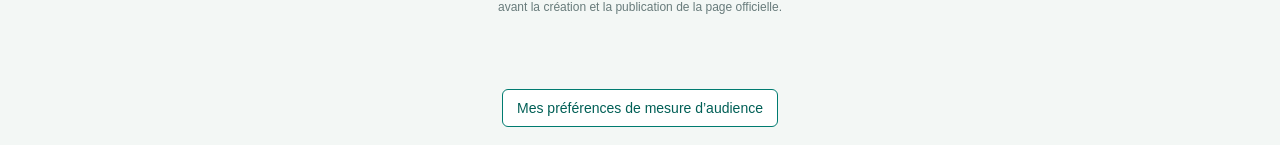
<file: linkedin-preview.html>
<!doctype html>
<html lang="fr">
<head>
  <meta charset="utf-8">
  <meta name="viewport" content="width=device-width, initial-scale=1">
  <meta name="theme-color" content="#f3f7f5">
  <title>Aperçu LinkedIn — Medicoprint</title>
  <style>
    :root{--ink:#172c32;--green:#007b70;--mint:#c6e9de;--pale:#f3f7f5;--muted:#687b7b;--line:#dce7e2;--orange:#ed9e66;--white:#fff;--shadow:0 8px 30px #172c320b}
    *{box-sizing:border-box}body{margin:0;background:#f3f7f5;color:var(--ink);font:15px/1.6 "Segoe UI",Arial,sans-serif}a{color:inherit;text-decoration:none}.wrap{width:min(1060px,calc(100% - 32px));margin:auto}
    .mock-note{background:#fff3e9;color:#704a2d;text-align:center;padding:9px 16px;font-size:13px;border-bottom:1px solid #f1dfcc}.top{background:#fff;border-bottom:1px solid var(--line)}.top-in{height:62px;display:flex;align-items:center;justify-content:space-between}.brand{display:flex;align-items:center;gap:10px;font-weight:800;font-size:21px;letter-spacing:-1px}.brand b{color:var(--green)}.bars{height:24px;display:flex;align-items:end;gap:3px}.bars i{display:block;width:6px;border-radius:5px;background:#7abca5}.bars i:nth-child(1){height:12px}.bars i:nth-child(2){height:21px;background:var(--green)}.bars i:nth-child(3){height:16px;background:#b3d7c8}.top-link{font-size:13px;color:var(--green);font-weight:700}
    main{padding:26px 0 54px}.card{background:#fff;border:1px solid var(--line);border-radius:8px;box-shadow:var(--shadow);overflow:hidden}.cover{height:220px;position:relative;overflow:hidden;background:linear-gradient(110deg,#eaf4ef,#d8ebe2 62%,#c6e9de)}.cover:before,.cover:after{content:"";position:absolute;border:1px solid #aacfc0;border-radius:50%}.cover:before{width:360px;height:360px;right:120px;top:-180px}.cover:after{width:460px;height:460px;right:70px;top:-230px}.cover-copy{position:absolute;z-index:2;left:7%;top:45px;max-width:55%}.eyebrow{text-transform:uppercase;letter-spacing:1.4px;font-size:11px;color:var(--green);font-weight:800}.cover h1{font-size:clamp(26px,4vw,43px);line-height:1.08;letter-spacing:-1.3px;margin:9px 0 8px;max-width:520px}.cover-copy p{margin:0;color:var(--muted);font-size:14px}.cover img{position:absolute;right:7%;bottom:-52px;height:270px;width:30%;object-fit:contain;z-index:1}.profile{padding:0 34px 24px}.profile-top{margin-top:24px}.avatar{width:94px;height:94px;flex-shrink:0;border-radius:10px;background:#fff;border:1px solid var(--line);display:grid;place-items:center;box-shadow:0 3px 12px #172c3212}.avatar .bars{transform:scale(1.5)}.profile h2{margin:0;font-size:25px;line-height:1.2;letter-spacing:-.5px}.badge{font-size:12px;color:var(--muted);margin-top:8px;line-height:1.6}.identity{padding:0;margin-top:14px;display:flex;gap:7px;flex-wrap:wrap;align-items:center;color:var(--muted);font-size:13px}.identity .dot{color:#99aaa3}.profile-desc{max-width:740px;margin:18px 0 0;color:#506563;font-size:14px}.actions{display:flex;gap:10px;margin:19px 0 0;flex-wrap:wrap}.btn{border-radius:5px;padding:9px 17px;border:1px solid var(--green);color:var(--green);font-weight:700;font-size:13px}.btn.primary{background:var(--green);color:#fff}.stats{display:flex;gap:26px;padding:18px 0 0;color:var(--muted);font-size:12px}.stats strong{color:var(--ink)}
    .tabs{display:flex;gap:28px;padding:0 34px;border-top:1px solid var(--line);margin-top:23px;overflow:auto}.tabs a{padding:15px 0 12px;white-space:nowrap;font-size:13px;color:var(--muted);font-weight:700}.tabs a:first-child{color:var(--green);border-bottom:3px solid var(--green)}.content{display:grid;grid-template-columns:310px 1fr;gap:18px;margin-top:19px;align-items:start}.side,.post{background:#fff;border:1px solid var(--line);border-radius:8px;box-shadow:var(--shadow)}.side{padding:21px}.side h3,.post h3{margin:0 0 12px;font-size:17px}.side p{margin:0;color:#5d7272;font-size:13px}.side hr{border:0;border-top:1px solid var(--line);margin:18px 0}.detail{display:flex;gap:11px;margin-top:14px;font-size:13px;color:#506563}.detail b{display:block;color:var(--ink);font-size:12px}.post-head{display:flex;gap:11px;align-items:center;padding:17px 19px}.mini-logo{width:42px;height:42px;border-radius:5px;background:var(--pale);display:grid;place-items:center}.mini-logo .bars{transform:scale(.9)}.post-head strong{display:block;font-size:13px;line-height:1.5}.post-head small{display:block;color:var(--muted);font-size:11px;margin-top:4px;line-height:1.5}.post-body{padding:0 19px 16px}.post-body p{font-size:14px;color:#3d5250;margin:2px 0 13px}.post-body .tag{color:var(--green)}.post-body img{display:block;width:100%;height:auto;border:1px solid var(--line);border-radius:3px}.post-foot{padding:11px 19px;border-top:1px solid var(--line);font-size:12px;color:var(--muted);display:flex;justify-content:space-between}.asset-link{color:var(--green);font-weight:700}.footnote{text-align:center;color:var(--muted);font-size:12px;margin:22px auto 0;max-width:650px}
    @media(max-width:760px){.wrap{width:min(100% - 22px,600px)}main{padding-top:13px}.cover{height:190px}.cover-copy{left:20px;top:31px;max-width:72%}.cover h1{font-size:27px}.cover-copy p{font-size:12px;max-width:240px}.cover img{right:-6px;width:40%;height:205px;bottom:-34px;opacity:.76}.profile{padding:0 18px 19px}.profile-top{gap:12px}.avatar{width:72px;height:72px}.identity,.profile-desc,.actions,.stats{margin-left:0;padding-left:0}.profile-top{align-items:center;margin-top:15px}.profile h2{font-size:21px}.profile-desc{margin-top:13px}.actions{margin-top:14px}.stats{gap:18px}.tabs{padding:0 18px;gap:22px}.content{grid-template-columns:1fr}.side{order:2}.post{order:1}.side{padding:18px}}
  </style>
<script defer src="analytics-config.js"></script>
<script defer src="analytics.js"></script>
</head>
<body>
  <div class="mock-note">Maquette locale de la future page LinkedIn Medicoprint — elle n’est pas publiée sur LinkedIn.</div>
  <header class="top"><div class="wrap top-in"><a class="brand" href="index.html" aria-label="Medicoprint"><span class="bars" aria-hidden="true"><i></i><i></i><i></i></span><span>medico<b>print</b></span></a><a class="top-link" href="https://medicoprint.ma/" target="_blank" rel="noopener">Site officiel ↗</a></div></header>
  <main class="wrap">
    <section class="card" aria-label="Aperçu de la page entreprise">
      <div class="cover"><div class="cover-copy"><span class="eyebrow">Casablanca · Depuis 2005</span><h1>L’expertise en équipements et solutions d’hémodialyse</h1><p>Une performance fiable et durable au service des professionnels de santé.</p></div><img src="assets/social/machine-dialyse.png" alt="Machine de dialyse présentée sur le site Medicoprint"></div>
      <div class="profile">
        <div class="profile-top"><div><h2>Medicoprint</h2><div class="badge">Équipements et consommables médicaux</div></div></div>
        <div class="identity"><span>Matériel médical</span><span class="dot">·</span><span>Casablanca, Maroc</span><span class="dot">·</span><a href="https://medicoprint.ma/" target="_blank" rel="noopener">medicoprint.ma</a></div>
        <p class="profile-desc">Medicoprint accompagne les professionnels de la néphrologie au Maroc avec des consommables d’hémodialyse, des solutions de traitement de l’eau et du matériel médical. L’équipe présente ses solutions aux néphrologues, aux jeunes diplômés, aux centres de dialyse et aux cliniques.</p>
        <div class="actions"><a class="btn primary" href="https://wa.me/212661979898" target="_blank" rel="noopener">Contacter Medicoprint ↗</a><a class="btn" href="assets/social/ready-to-post/linkedin-presentation.png" download>Télécharger le visuel LinkedIn</a></div>
        <div class="stats"><span><strong>Depuis 2005</strong> · Expertise santé</span><span><strong>Maroc</strong> · Casablanca</span></div>
      </div>
      <nav class="tabs" aria-label="Sections de la page"><a href="#accueil">Accueil</a><a href="#apropos">À propos</a><a href="#publications">Publications</a></nav>
    </section>
    <div class="content">
      <aside class="side" id="apropos"><h3>À propos</h3><p>Medicoprint fournit des équipements et consommables médicaux, avec un savoir-faire particulier dans le domaine de l’hémodialyse. L’équipe accompagne les établissements de santé de la sélection des produits à l’assistance technique.</p><hr><div class="detail"><span>⌖</span><div><b>Adresse</b>Oulfa, Casablanca, Maroc</div></div><div class="detail"><span>↗</span><div><b>Site web</b><a href="https://medicoprint.ma/" target="_blank" rel="noopener">medicoprint.ma</a></div></div><div class="detail"><span>☎</span><div><b>Téléphone</b><a href="tel:+212661979898">+212 661 979 898</a></div></div><div class="detail"><span>✉</span><div><b>E-mail</b><a href="mailto:medicoprintmedicoprint@gmail.com">medicoprintmedicoprint@gmail.com</a></div></div></aside>
      <article class="post" id="publications"><div class="post-head"><div class="mini-logo" aria-hidden="true"><span class="bars"><i></i><i></i><i></i></span></div><div><strong>Medicoprint</strong><small>Publication 1 · Aperçu local</small></div></div><div class="post-body"><p>Vous êtes néphrologue au Maroc, en exercice ou récemment diplômé ?</p><p>MEDICOPRINT, basée à Casablanca, présente dans son catalogue des modules, lignes et aiguilles d’hémodialyse, des filtres et solutions d’osmose pour le traitement de l’eau, ainsi que des équipements pour les centres.</p><p>Vous exercez déjà dans un centre de dialyse ou une clinique ? Envoyez-nous le produit ou la référence, la quantité souhaitée et la ville de votre établissement pour étudier un besoin. Vous débutez votre parcours en néphrologie ? Suivez nos contenus pour découvrir les solutions et les équipements présentés aux professionnels.</p><p><a href="https://medicoprint.ma/produits/" target="_blank" rel="noopener">Catalogue</a> · <a href="mailto:medicoprintmedicoprint@gmail.com">medicoprintmedicoprint@gmail.com</a> · <a href="tel:+212661979898">+212 661 979 898</a></p><p class="tag">#Medicoprint #Nephrologie #Nephrologues #JeunesNephrologues #Hemodialyse #Maroc</p><img src="assets/social/ready-to-post/linkedin-presentation.png" alt="Visuel de présentation LinkedIn Medicoprint"></div><div class="post-foot"><span>Visuel proposé · à valider avant diffusion</span><a class="asset-link" href="assets/social/ready-to-post/linkedin-presentation.png" download>Télécharger ↗</a></div></article>
    </div>
    <p class="footnote">Les coordonnées et la description sont reprises des informations publiques de Medicoprint. À confirmer par l’entreprise avant la création et la publication de la page officielle.</p>
  </main>
</body>
</html>
</file>
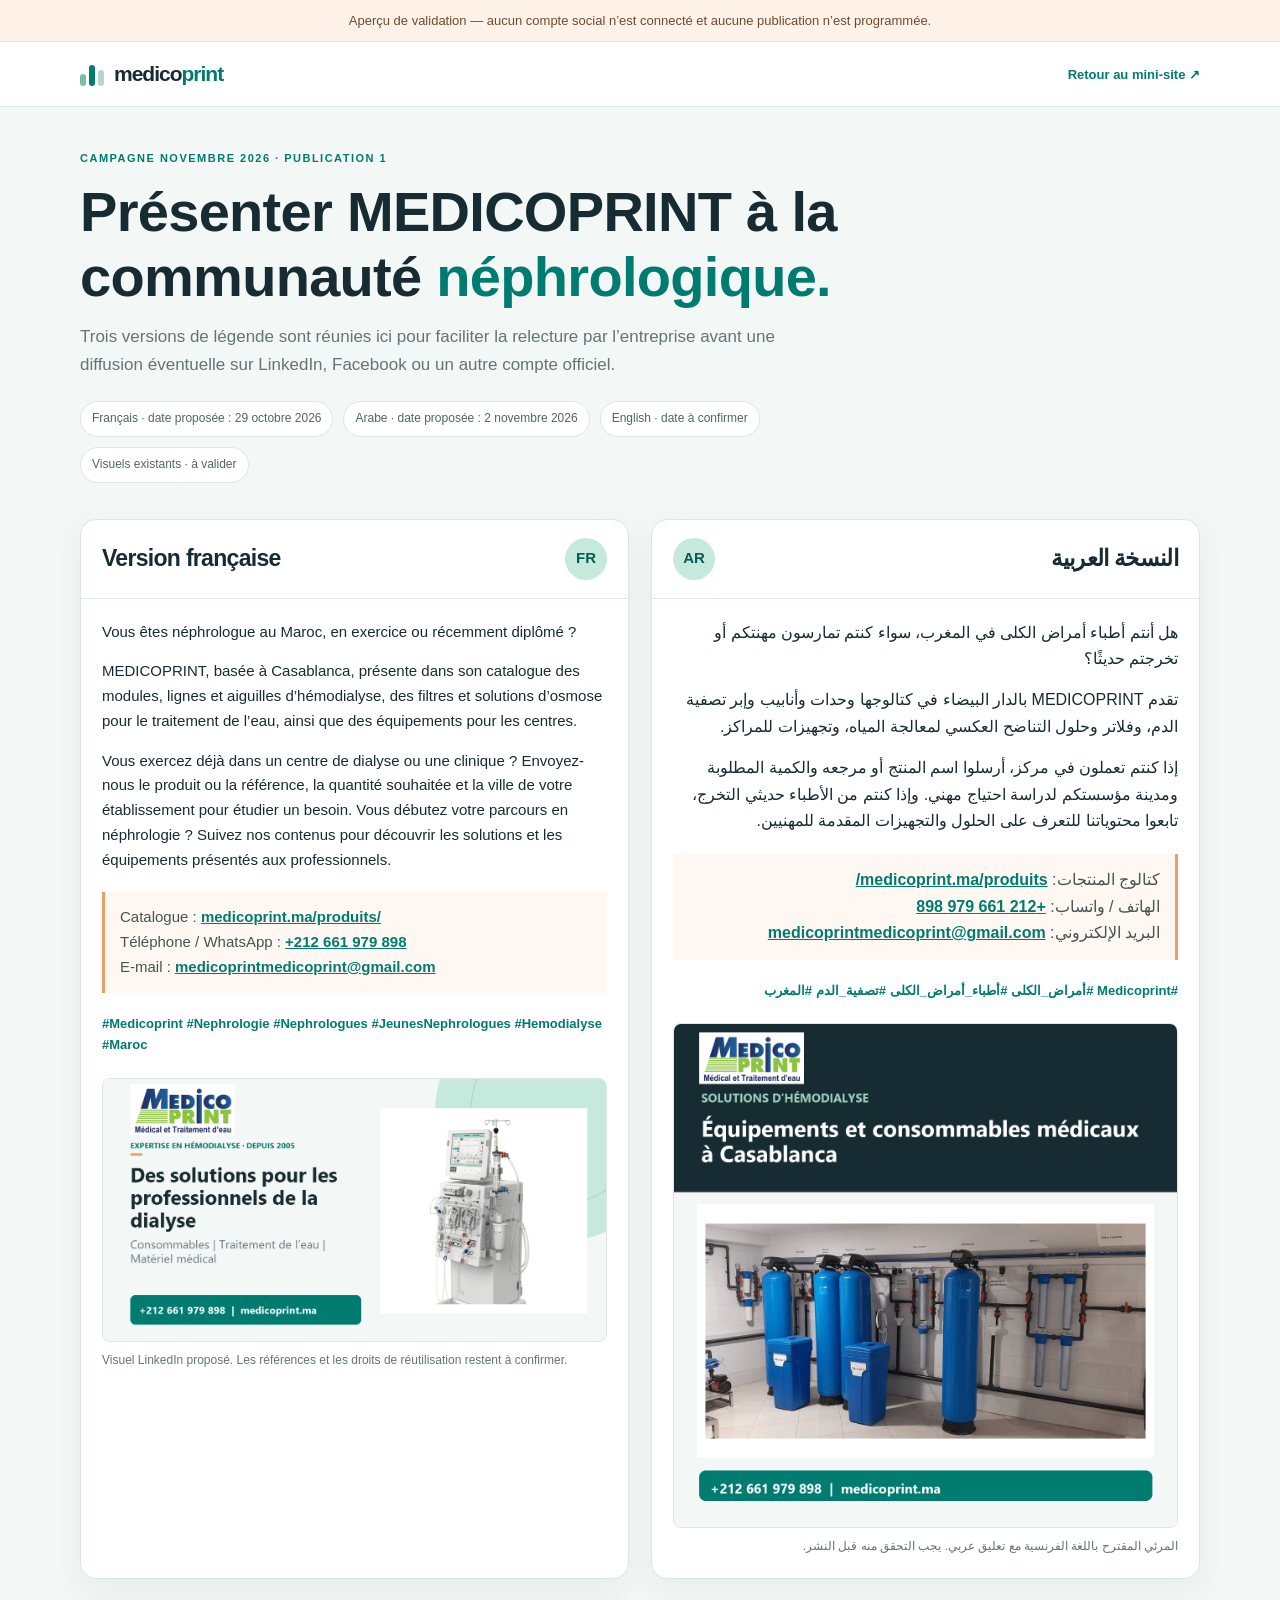
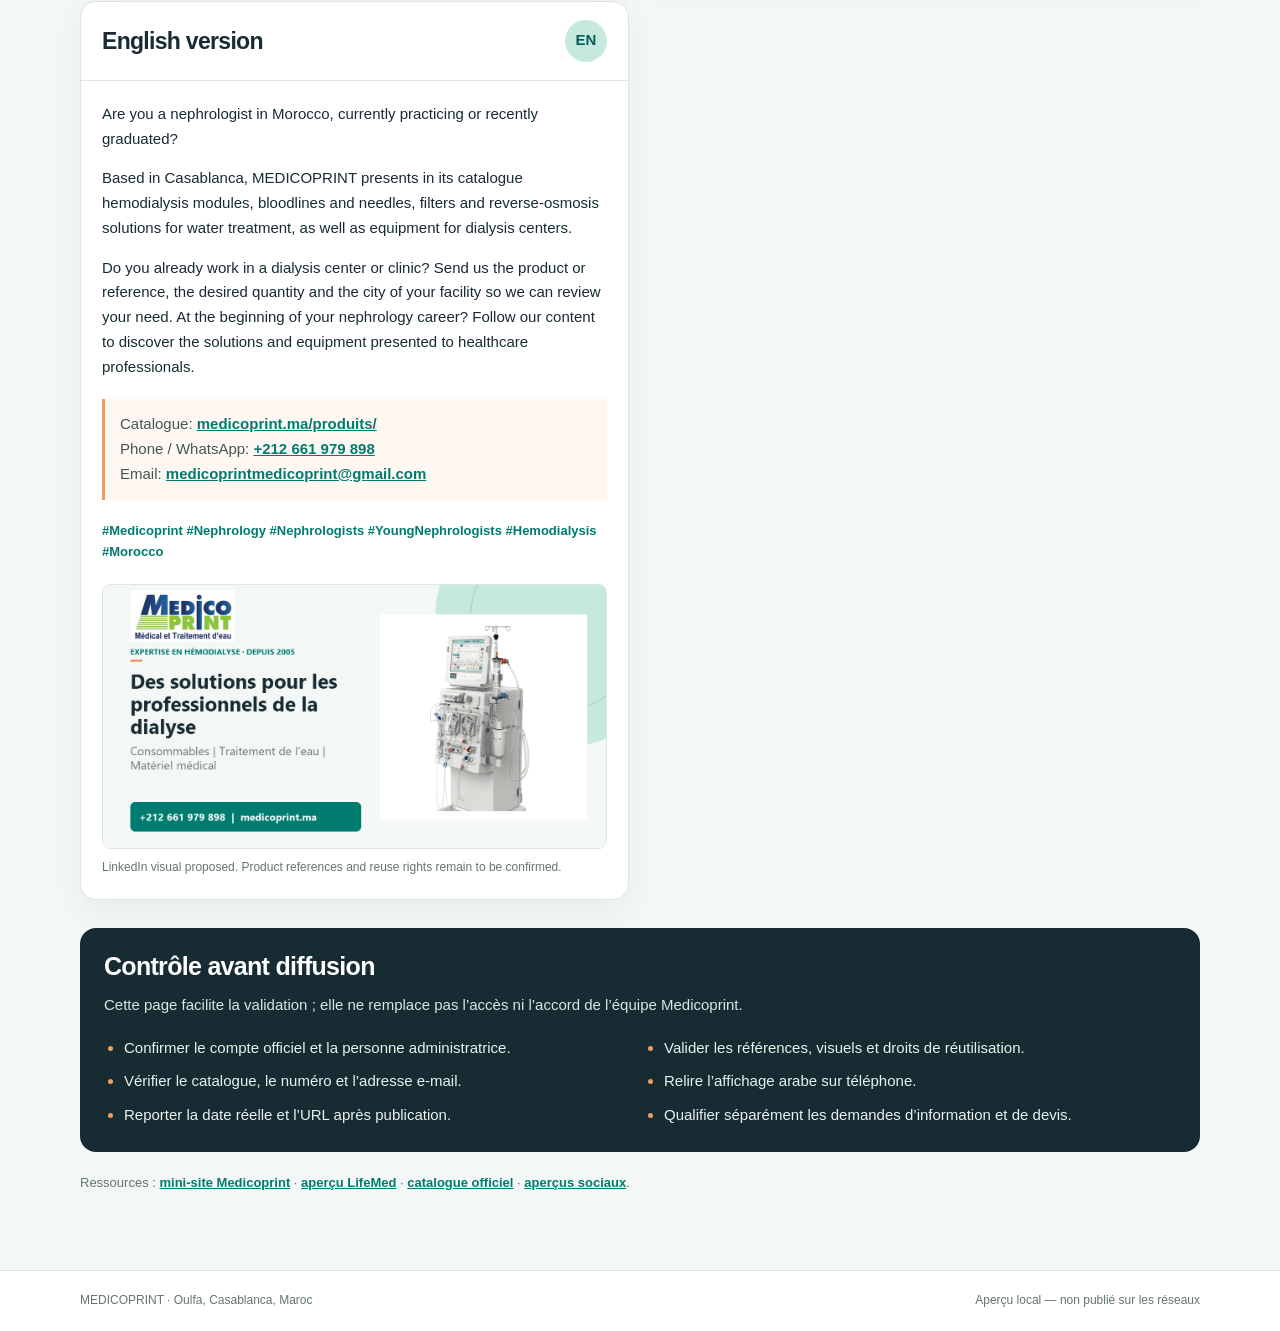
<file: publication-1-preview.html>
<!doctype html>
<html lang="fr">
<head>
  <meta charset="utf-8">
  <meta name="viewport" content="width=device-width, initial-scale=1">
  <meta name="description" content="Aperçu bilingue de la publication 1 de la campagne Medicoprint.">
  <meta name="theme-color" content="#f3f7f5">
  <title>Publication 1 — Aperçu multilingue | Medicoprint</title>
  <style>
    :root{--ink:#172c32;--green:#007b70;--deep:#075b59;--mint:#c6e9de;--pale:#f3f7f5;--muted:#637574;--line:#dce7e2;--orange:#ed9e66;--white:#fff}
    *{box-sizing:border-box}
    body{margin:0;background:var(--pale);color:var(--ink);font:15px/1.65 "Segoe UI",Arial,sans-serif}
    a{color:var(--green);font-weight:700}
    .wrap{width:min(1120px,calc(100% - 32px));margin:auto}
    .notice{padding:10px 16px;background:#fff3e9;color:#704a2d;border-bottom:1px solid #f1dfcc;text-align:center;font-size:13px}
    .top{background:var(--white);border-bottom:1px solid var(--line)}
    .top-in{min-height:64px;display:flex;align-items:center;justify-content:space-between;gap:18px}
    .brand{color:var(--ink);text-decoration:none;display:flex;align-items:center;gap:10px;font-size:21px;letter-spacing:-1px}
    .brand b{color:var(--green)}
    .bars{height:24px;display:flex;align-items:end;gap:3px}
    .bars i{display:block;width:6px;border-radius:5px;background:#7abca5}
    .bars i:nth-child(1){height:12px}.bars i:nth-child(2){height:21px;background:var(--green)}.bars i:nth-child(3){height:16px;background:#b3d7c8}
    .back{font-size:13px;text-decoration:none}
    main{padding:38px 0 64px}
    .eyebrow{text-transform:uppercase;letter-spacing:1.5px;color:var(--green);font-size:11px;font-weight:800}
    h1,h2,h3{line-height:1.15;letter-spacing:-.7px}
    h1{max-width:760px;margin:10px 0 14px;font-size:clamp(30px,5vw,56px)}
    h1 em,h2 em{color:var(--green);font-style:normal}
    .intro{max-width:790px}
    .intro p{max-width:720px;margin:0;color:var(--muted);font-size:17px}
    .meta-row{display:flex;flex-wrap:wrap;gap:10px;margin-top:22px}
    .meta-row span{padding:7px 11px;border:1px solid var(--line);border-radius:999px;background:#fff;color:#526563;font-size:12px}
    .campaign-grid{display:grid;grid-template-columns:repeat(2,minmax(0,1fr));gap:22px;margin-top:36px}
    .card{overflow:hidden;background:#fff;border:1px solid var(--line);border-radius:16px;box-shadow:0 10px 32px #172c320d}
    .card-head{display:flex;align-items:center;justify-content:space-between;gap:16px;padding:18px 21px;border-bottom:1px solid var(--line)}
    .card-head h2{margin:0;font-size:23px}
    .lang{display:grid;place-items:center;width:42px;height:42px;border-radius:50%;background:var(--mint);color:var(--deep);font-weight:800}
    .card-body{padding:21px}
    .copy p{margin:0 0 15px}
    .copy p:last-child{margin-bottom:0}
    .copy .contact{padding:13px 15px;margin:20px 0;border-left:3px solid var(--orange);background:#fff8f2;color:#425755}
    .copy .tags{color:var(--green);font-weight:700;font-size:13px}
    figure{margin:22px 0 0}
    figure img{display:block;width:100%;height:auto;border:1px solid var(--line);border-radius:8px}
    figcaption{margin-top:9px;color:var(--muted);font-size:12px}
    .arabic{font-family:"Segoe UI",Tahoma,Arial,sans-serif}
    .arabic .copy{font-size:16px}
    .arabic .copy .contact{border-left:0;border-right:3px solid var(--orange)}
    .checklist{margin-top:28px;padding:24px;background:var(--ink);color:#fff;border-radius:16px}
    .checklist h2{margin:0 0 12px;color:#fff;font-size:25px}
    .checklist p{margin:0;color:#d8e8e2}
    .checklist ul{display:grid;grid-template-columns:repeat(2,minmax(0,1fr));gap:9px 28px;margin:18px 0 0;padding-left:20px;color:#e8f3ee}
    .checklist li::marker{color:var(--orange)}
    .resources{margin-top:20px;color:var(--muted);font-size:13px}
    footer{padding:20px 0;border-top:1px solid var(--line);background:#fff;color:var(--muted);font-size:12px}
    footer .wrap{display:flex;justify-content:space-between;gap:16px;flex-wrap:wrap}
    @media(max-width:780px){.campaign-grid{grid-template-columns:1fr}.checklist ul{grid-template-columns:1fr}.top-in{align-items:flex-start;padding:15px 0;flex-direction:column}.back{align-self:flex-start}}
  </style>
</head>
<body>
  <div class="notice">Aperçu de validation — aucun compte social n’est connecté et aucune publication n’est programmée.</div>
  <header class="top">
    <div class="wrap top-in">
      <a class="brand" href="index.html" aria-label="Retour au mini-site Medicoprint"><span class="bars" aria-hidden="true"><i></i><i></i><i></i></span><span>medico<b>print</b></span></a>
      <a class="back" href="index.html">Retour au mini-site ↗</a>
    </div>
  </header>
  <main class="wrap">
    <section class="intro">
      <span class="eyebrow">Campagne novembre 2026 · Publication 1</span>
      <h1>Présenter MEDICOPRINT à la communauté <em>néphrologique.</em></h1>
      <p>Trois versions de légende sont réunies ici pour faciliter la relecture par l’entreprise avant une diffusion éventuelle sur LinkedIn, Facebook ou un autre compte officiel.</p>
      <div class="meta-row"><span>Français · date proposée : 29 octobre 2026</span><span>Arabe · date proposée : 2 novembre 2026</span><span>English · date à confirmer</span><span>Visuels existants · à valider</span></div>
    </section>

    <section class="campaign-grid" aria-label="Versions de la publication">
      <article class="card">
        <header class="card-head"><h2>Version française</h2><span class="lang" aria-label="Français">FR</span></header>
        <div class="card-body">
          <div class="copy">
            <p>Vous êtes néphrologue au Maroc, en exercice ou récemment diplômé ?</p>
            <p>MEDICOPRINT, basée à Casablanca, présente dans son catalogue des modules, lignes et aiguilles d’hémodialyse, des filtres et solutions d’osmose pour le traitement de l’eau, ainsi que des équipements pour les centres.</p>
            <p>Vous exercez déjà dans un centre de dialyse ou une clinique ? Envoyez-nous le produit ou la référence, la quantité souhaitée et la ville de votre établissement pour étudier un besoin. Vous débutez votre parcours en néphrologie ? Suivez nos contenus pour découvrir les solutions et les équipements présentés aux professionnels.</p>
            <p class="contact">Catalogue : <a href="https://medicoprint.ma/produits/" target="_blank" rel="noopener">medicoprint.ma/produits/</a><br>Téléphone / WhatsApp : <a href="tel:+212661979898">+212 661 979 898</a><br>E-mail : <a href="mailto:medicoprintmedicoprint@gmail.com">medicoprintmedicoprint@gmail.com</a></p>
            <p class="tags">#Medicoprint #Nephrologie #Nephrologues #JeunesNephrologues #Hemodialyse #Maroc</p>
          </div>
          <figure><img src="assets/social/ready-to-post/linkedin-presentation.png" alt="Visuel de présentation Medicoprint pour LinkedIn"><figcaption>Visuel LinkedIn proposé. Les références et les droits de réutilisation restent à confirmer.</figcaption></figure>
        </div>
      </article>

      <article class="card arabic" lang="ar" dir="rtl">
        <header class="card-head"><h2>النسخة العربية</h2><span class="lang" aria-label="العربية">AR</span></header>
        <div class="card-body">
          <div class="copy">
            <p>هل أنتم أطباء أمراض الكلى في المغرب، سواء كنتم تمارسون مهنتكم أو تخرجتم حديثًا؟</p>
            <p>تقدم MEDICOPRINT بالدار البيضاء في كتالوجها وحدات وأنابيب وإبر تصفية الدم، وفلاتر وحلول التناضح العكسي لمعالجة المياه، وتجهيزات للمراكز.</p>
            <p>إذا كنتم تعملون في مركز، أرسلوا اسم المنتج أو مرجعه والكمية المطلوبة ومدينة مؤسستكم لدراسة احتياج مهني. وإذا كنتم من الأطباء حديثي التخرج، تابعوا محتوياتنا للتعرف على الحلول والتجهيزات المقدمة للمهنيين.</p>
            <p class="contact">كتالوج المنتجات: <a href="https://medicoprint.ma/produits/" target="_blank" rel="noopener">medicoprint.ma/produits/</a><br>الهاتف / واتساب: <a href="tel:+212661979898">+212 661 979 898</a><br>البريد الإلكتروني: <a href="mailto:medicoprintmedicoprint@gmail.com">medicoprintmedicoprint@gmail.com</a></p>
            <p class="tags">#Medicoprint #أمراض_الكلى #أطباء_أمراض_الكلى #تصفية_الدم #المغرب</p>
          </div>
          <figure><img src="assets/social/ready-to-post/facebook-presentation.png" alt="Visuel de présentation Medicoprint pour Facebook"><figcaption>المرئي المقترح باللغة الفرنسية مع تعليق عربي. يجب التحقق منه قبل النشر.</figcaption></figure>
        </div>
      </article>

      <article class="card" lang="en">
        <header class="card-head"><h2>English version</h2><span class="lang" aria-label="English">EN</span></header>
        <div class="card-body">
          <div class="copy">
            <p>Are you a nephrologist in Morocco, currently practicing or recently graduated?</p>
            <p>Based in Casablanca, MEDICOPRINT presents in its catalogue hemodialysis modules, bloodlines and needles, filters and reverse-osmosis solutions for water treatment, as well as equipment for dialysis centers.</p>
            <p>Do you already work in a dialysis center or clinic? Send us the product or reference, the desired quantity and the city of your facility so we can review your need. At the beginning of your nephrology career? Follow our content to discover the solutions and equipment presented to healthcare professionals.</p>
            <p class="contact">Catalogue: <a href="https://medicoprint.ma/produits/" target="_blank" rel="noopener">medicoprint.ma/produits/</a><br>Phone / WhatsApp: <a href="tel:+212661979898">+212 661 979 898</a><br>Email: <a href="mailto:medicoprintmedicoprint@gmail.com">medicoprintmedicoprint@gmail.com</a></p>
            <p class="tags">#Medicoprint #Nephrology #Nephrologists #YoungNephrologists #Hemodialysis #Morocco</p>
          </div>
          <figure><img src="assets/social/ready-to-post/linkedin-presentation.png" alt="Medicoprint presentation visual for English-language audiences"><figcaption>LinkedIn visual proposed. Product references and reuse rights remain to be confirmed.</figcaption></figure>
        </div>
      </article>
    </section>

    <section class="checklist">
      <h2>Contrôle avant diffusion</h2>
      <p>Cette page facilite la validation ; elle ne remplace pas l’accès ni l’accord de l’équipe Medicoprint.</p>
      <ul>
        <li>Confirmer le compte officiel et la personne administratrice.</li>
        <li>Valider les références, visuels et droits de réutilisation.</li>
        <li>Vérifier le catalogue, le numéro et l’adresse e-mail.</li>
        <li>Relire l’affichage arabe sur téléphone.</li>
        <li>Reporter la date réelle et l’URL après publication.</li>
        <li>Qualifier séparément les demandes d’information et de devis.</li>
      </ul>
    </section>
    <p class="resources">Ressources : <a href="index.html">mini-site Medicoprint</a> · <a href="publication-2-lifemed-preview.html">aperçu LifeMed</a> · <a href="https://medicoprint.ma/produits/" target="_blank" rel="noopener">catalogue officiel</a> · <a href="social-pages/index.html">aperçus sociaux</a>.</p>
  </main>
  <footer><div class="wrap"><span>MEDICOPRINT · Oulfa, Casablanca, Maroc</span><span>Aperçu local — non publié sur les réseaux</span></div></footer>
</body>
</html>
</file>
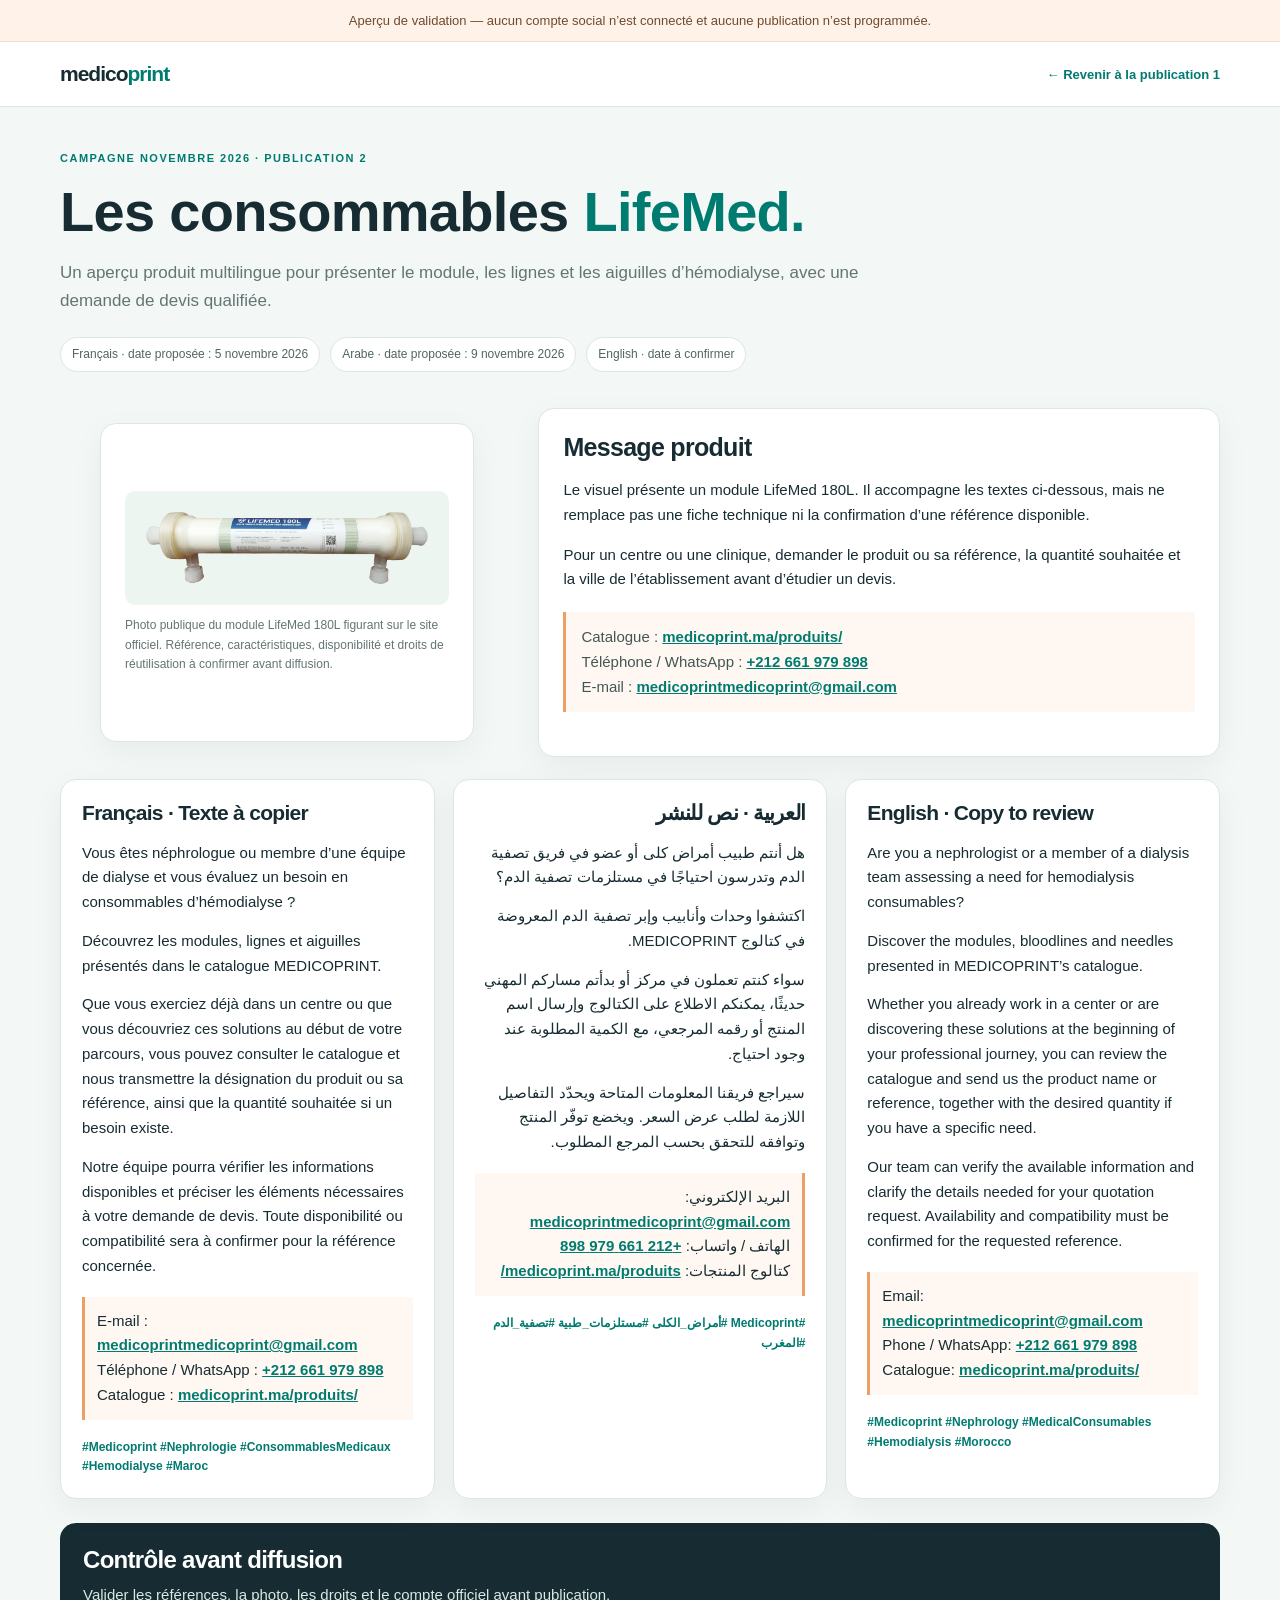
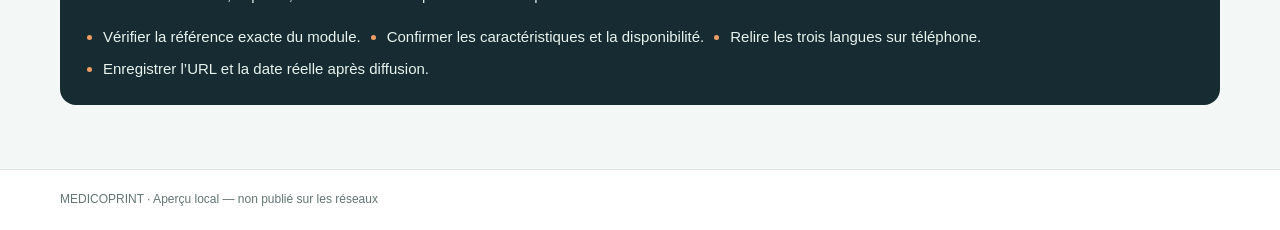
<file: publication-2-lifemed-preview.html>
<!doctype html>
<html lang="fr">
<head>
  <meta charset="utf-8">
  <meta name="viewport" content="width=device-width, initial-scale=1">
  <meta name="description" content="Aperçu multilingue de la publication Medicoprint consacrée aux consommables LifeMed.">
  <meta name="theme-color" content="#f3f7f5">
  <title>Publication 2 — LifeMed | Medicoprint</title>
  <style>
    :root{--ink:#172c32;--green:#007b70;--deep:#075b59;--mint:#c6e9de;--pale:#f3f7f5;--muted:#637574;--line:#dce7e2;--orange:#ed9e66}
    *{box-sizing:border-box}body{margin:0;background:var(--pale);color:var(--ink);font:15px/1.65 "Segoe UI",Arial,sans-serif}a{color:var(--green);font-weight:700}.wrap{width:min(1160px,calc(100% - 32px));margin:auto}
    .notice{padding:10px 16px;background:#fff3e9;color:#704a2d;border-bottom:1px solid #f1dfcc;text-align:center;font-size:13px}.top{background:#fff;border-bottom:1px solid var(--line)}.top-in{min-height:64px;display:flex;align-items:center;justify-content:space-between;gap:18px}.brand{color:var(--ink);text-decoration:none;font-size:21px;font-weight:800;letter-spacing:-1px}.brand b{color:var(--green)}.back{font-size:13px;text-decoration:none}
    main{padding:38px 0 64px}.eyebrow{text-transform:uppercase;letter-spacing:1.5px;color:var(--green);font-size:11px;font-weight:800}h1,h2{line-height:1.15;letter-spacing:-.7px}h1{max-width:850px;margin:10px 0 14px;font-size:clamp(30px,5vw,56px)}h1 em{color:var(--green);font-style:normal}.intro{max-width:850px}.intro p{margin:0;color:var(--muted);font-size:17px}.meta{display:flex;flex-wrap:wrap;gap:10px;margin-top:22px}.meta span{padding:7px 11px;border:1px solid var(--line);border-radius:999px;background:#fff;color:#526563;font-size:12px}
    .product{display:grid;grid-template-columns:.8fr 1.2fr;gap:24px;margin-top:36px;align-items:stretch}.product-visual,.copy-card{background:#fff;border:1px solid var(--line);border-radius:16px;box-shadow:0 10px 32px #172c320d}.product-visual{padding:24px;display:flex;flex-direction:column;justify-content:center}.product-visual img{display:block;width:100%;height:auto;background:#edf5f0;border-radius:10px;padding:16px}.product-visual figcaption{margin-top:11px;color:var(--muted);font-size:12px}.copy-card{padding:24px}.copy-card h2{margin:0 0 16px;font-size:25px}.copy-card p{margin:0 0 15px}.copy-card .contact{padding:13px 15px;margin:20px 0;border-left:3px solid var(--orange);background:#fff8f2;color:#425755}.copy-card .tags{color:var(--green);font-weight:700;font-size:13px}.arabic{font-family:"Segoe UI",Tahoma,Arial,sans-serif}.arabic .contact{border-left:0;border-right:3px solid var(--orange)}
    .languages{display:grid;grid-template-columns:repeat(3,minmax(0,1fr));gap:18px;margin-top:22px}.language{background:#fff;border:1px solid var(--line);border-radius:16px;padding:21px;box-shadow:0 10px 32px #172c320d}.language h2{font-size:21px;margin:0 0 15px}.language p{margin:0 0 14px}.language p:last-child{margin-bottom:0}.language .contact{padding:12px;margin:18px 0;border-left:3px solid var(--orange);background:#fff8f2}.language .tags{color:var(--green);font-size:12px;font-weight:700}.arabic .contact{border-left:0;border-right:3px solid var(--orange)}
    .checklist{margin-top:24px;padding:23px;background:var(--ink);color:#fff;border-radius:16px}.checklist h2{margin:0 0 9px;color:#fff;font-size:24px}.checklist p{margin:0;color:#d8e8e2}.checklist ul{display:flex;flex-wrap:wrap;gap:8px 26px;margin:17px 0 0;padding-left:20px;color:#e8f3ee}.checklist li::marker{color:var(--orange)}footer{padding:20px 0;border-top:1px solid var(--line);background:#fff;color:var(--muted);font-size:12px}
    @media(max-width:900px){.product{grid-template-columns:1fr}.languages{grid-template-columns:1fr}.top-in{align-items:flex-start;padding:15px 0;flex-direction:column}}
  </style>
</head>
<body>
  <div class="notice">Aperçu de validation — aucun compte social n’est connecté et aucune publication n’est programmée.</div>
  <header class="top"><div class="wrap top-in"><a class="brand" href="index.html">medico<b>print</b></a><a class="back" href="publication-1-preview.html">← Revenir à la publication 1</a></div></header>
  <main class="wrap">
    <section class="intro">
      <span class="eyebrow">Campagne novembre 2026 · Publication 2</span>
      <h1>Les consommables <em>LifeMed.</em></h1>
      <p>Un aperçu produit multilingue pour présenter le module, les lignes et les aiguilles d’hémodialyse, avec une demande de devis qualifiée.</p>
      <div class="meta"><span>Français · date proposée : 5 novembre 2026</span><span>Arabe · date proposée : 9 novembre 2026</span><span>English · date à confirmer</span></div>
    </section>

    <section class="product">
      <figure class="product-visual"><img src="assets/social/lifemed-module.png" alt="Module LifeMed 180L d’hémodialyse présenté par Medicoprint"><figcaption>Photo publique du module LifeMed 180L figurant sur le site officiel. Référence, caractéristiques, disponibilité et droits de réutilisation à confirmer avant diffusion.</figcaption></figure>
      <article class="copy-card">
        <h2>Message produit</h2>
        <p>Le visuel présente un module LifeMed 180L. Il accompagne les textes ci-dessous, mais ne remplace pas une fiche technique ni la confirmation d’une référence disponible.</p>
        <p>Pour un centre ou une clinique, demander le produit ou sa référence, la quantité souhaitée et la ville de l’établissement avant d’étudier un devis.</p>
        <p class="contact">Catalogue : <a href="https://medicoprint.ma/produits/" target="_blank" rel="noopener">medicoprint.ma/produits/</a><br>Téléphone / WhatsApp : <a href="tel:+212661979898">+212 661 979 898</a><br>E-mail : <a href="mailto:medicoprintmedicoprint@gmail.com">medicoprintmedicoprint@gmail.com</a></p>
      </article>
    </section>

    <section class="languages" aria-label="Légendes de la publication 2">
      <article class="language">
        <h2>Français · Texte à copier</h2>
        <p>Vous êtes néphrologue ou membre d’une équipe de dialyse et vous évaluez un besoin en consommables d’hémodialyse ?</p>
        <p>Découvrez les modules, lignes et aiguilles présentés dans le catalogue MEDICOPRINT.</p>
        <p>Que vous exerciez déjà dans un centre ou que vous découvriez ces solutions au début de votre parcours, vous pouvez consulter le catalogue et nous transmettre la désignation du produit ou sa référence, ainsi que la quantité souhaitée si un besoin existe.</p>
        <p>Notre équipe pourra vérifier les informations disponibles et préciser les éléments nécessaires à votre demande de devis. Toute disponibilité ou compatibilité sera à confirmer pour la référence concernée.</p>
        <p class="contact">E-mail : <a href="mailto:medicoprintmedicoprint@gmail.com">medicoprintmedicoprint@gmail.com</a><br>Téléphone / WhatsApp : <a href="tel:+212661979898">+212 661 979 898</a><br>Catalogue : <a href="https://medicoprint.ma/produits/" target="_blank" rel="noopener">medicoprint.ma/produits/</a></p>
        <p class="tags">#Medicoprint #Nephrologie #ConsommablesMedicaux #Hemodialyse #Maroc</p>
      </article>

      <article class="language arabic" lang="ar" dir="rtl">
        <h2>العربية · نص للنشر</h2>
        <p>هل أنتم طبيب أمراض كلى أو عضو في فريق تصفية الدم وتدرسون احتياجًا في مستلزمات تصفية الدم؟</p>
        <p>اكتشفوا وحدات وأنابيب وإبر تصفية الدم المعروضة في كتالوج MEDICOPRINT.</p>
        <p>سواء كنتم تعملون في مركز أو بدأتم مساركم المهني حديثًا، يمكنكم الاطلاع على الكتالوج وإرسال اسم المنتج أو رقمه المرجعي، مع الكمية المطلوبة عند وجود احتياج.</p>
        <p>سيراجع فريقنا المعلومات المتاحة ويحدّد التفاصيل اللازمة لطلب عرض السعر. ويخضع توفّر المنتج وتوافقه للتحقق بحسب المرجع المطلوب.</p>
        <p class="contact">البريد الإلكتروني: <a href="mailto:medicoprintmedicoprint@gmail.com">medicoprintmedicoprint@gmail.com</a><br>الهاتف / واتساب: <a href="tel:+212661979898">+212 661 979 898</a><br>كتالوج المنتجات: <a href="https://medicoprint.ma/produits/" target="_blank" rel="noopener">medicoprint.ma/produits/</a></p>
        <p class="tags">#Medicoprint #أمراض_الكلى #مستلزمات_طبية #تصفية_الدم #المغرب</p>
      </article>

      <article class="language" lang="en">
        <h2>English · Copy to review</h2>
        <p>Are you a nephrologist or a member of a dialysis team assessing a need for hemodialysis consumables?</p>
        <p>Discover the modules, bloodlines and needles presented in MEDICOPRINT’s catalogue.</p>
        <p>Whether you already work in a center or are discovering these solutions at the beginning of your professional journey, you can review the catalogue and send us the product name or reference, together with the desired quantity if you have a specific need.</p>
        <p>Our team can verify the available information and clarify the details needed for your quotation request. Availability and compatibility must be confirmed for the requested reference.</p>
        <p class="contact">Email: <a href="mailto:medicoprintmedicoprint@gmail.com">medicoprintmedicoprint@gmail.com</a><br>Phone / WhatsApp: <a href="tel:+212661979898">+212 661 979 898</a><br>Catalogue: <a href="https://medicoprint.ma/produits/" target="_blank" rel="noopener">medicoprint.ma/produits/</a></p>
        <p class="tags">#Medicoprint #Nephrology #MedicalConsumables #Hemodialysis #Morocco</p>
      </article>
    </section>

    <section class="checklist"><h2>Contrôle avant diffusion</h2><p>Valider les références, la photo, les droits et le compte officiel avant publication.</p><ul><li>Vérifier la référence exacte du module.</li><li>Confirmer les caractéristiques et la disponibilité.</li><li>Relire les trois langues sur téléphone.</li><li>Enregistrer l’URL et la date réelle après diffusion.</li></ul></section>
  </main>
  <footer><div class="wrap">MEDICOPRINT · Aperçu local — non publié sur les réseaux</div></footer>
</body>
</html>
</file>
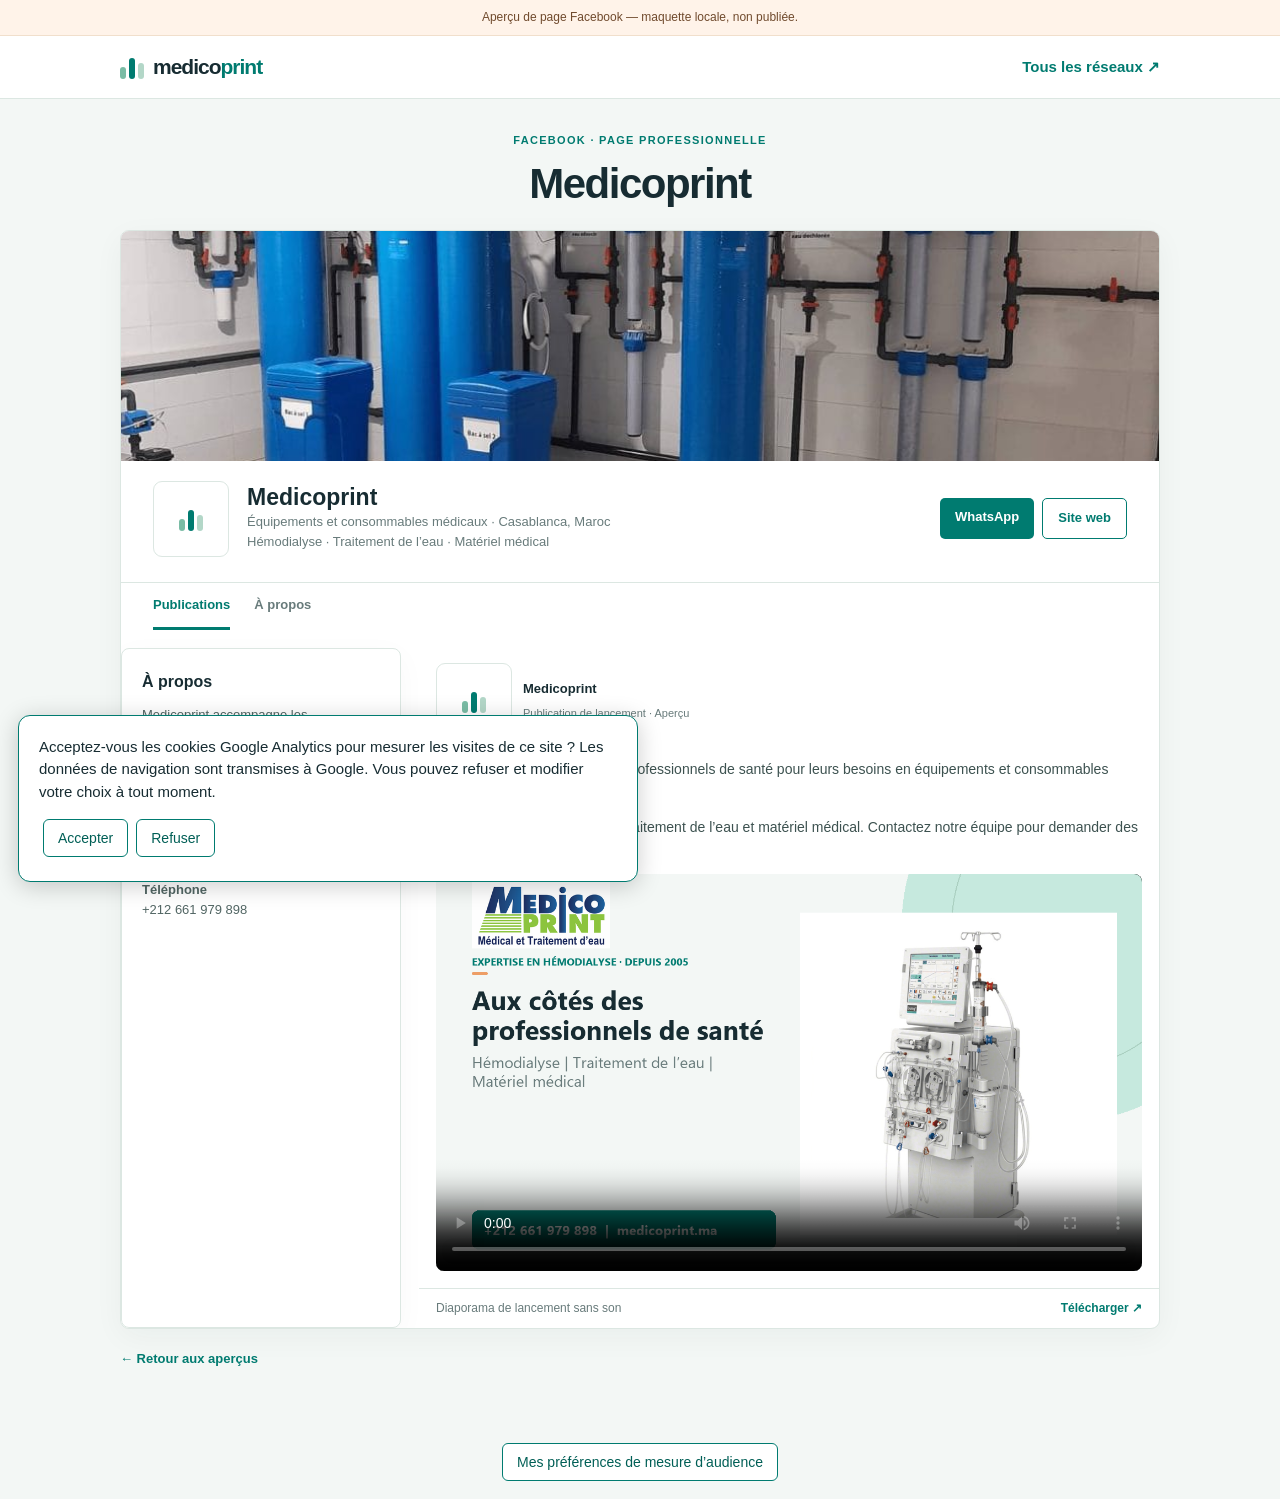
<file: social-pages/facebook.html>
<!doctype html>
<html lang="fr"><head><meta charset="utf-8"><meta name="viewport" content="width=device-width,initial-scale=1"><meta name="theme-color" content="#f3f7f5"><title>Aperçu Facebook — Medicoprint</title><link rel="stylesheet" href="styles.css"><script defer src="../analytics-config.js"></script>
<script defer src="../analytics.js"></script>
</head>
<body><div class="notice">Aperçu de page Facebook — maquette locale, non publiée.</div><header class="top"><div class="wrap top-in"><a class="brand" href="index.html"><span class="bars" aria-hidden="true"><i></i><i></i><i></i></span><span>medico<b>print</b></span></a><a class="top-link" href="index.html">Tous les réseaux ↗</a></div></header>
<main class="wrap main"><div class="intro"><span class="eyebrow">Facebook · Page professionnelle</span><h1>Medicoprint</h1></div><section class="card"><div class="fb-cover"><img src="../assets/social/traitement-eau.jpg" alt="Installation de traitement d’eau présentée par Medicoprint"></div><div class="profile"><div class="avatar"><span class="bars" aria-hidden="true"><i></i><i></i><i></i></span></div><div><h2>Medicoprint</h2><div class="meta">Équipements et consommables médicaux · Casablanca, Maroc</div><div class="meta">Hémodialyse · Traitement de l’eau · Matériel médical</div></div><div class="profile-actions"><a class="btn" href="https://wa.me/212661979898" target="_blank" rel="noopener">WhatsApp</a><a class="btn btn-outline" href="https://medicoprint.ma/" target="_blank" rel="noopener">Site web</a></div></div><nav class="tabs"><a href="#publications">Publications</a><a href="#apropos">À propos</a></nav><div class="content"><aside class="box" id="apropos"><h3>À propos</h3><p>Medicoprint accompagne les professionnels de santé au Maroc avec des équipements et consommables médicaux et une expertise dédiée à l’hémodialyse.</p><hr><p><b>Adresse</b><br>Oulfa, Casablanca, Maroc</p><p style="margin-top:12px"><b>Téléphone</b><br><a href="tel:+212661979898">+212 661 979 898</a></p></aside><article class="post" id="publications"><div class="post-head"><div class="avatar"><span class="bars" aria-hidden="true"><i></i><i></i><i></i></span></div><div><strong>Medicoprint</strong><small>Publication de lancement · Aperçu</small></div></div><div class="post-body"><p>Medicoprint est à l’écoute des professionnels de santé pour leurs besoins en équipements et consommables médicaux.</p><p>Nos domaines : hémodialyse, traitement de l’eau et matériel médical. Contactez notre équipe pour demander des informations ou un devis.</p><div class="video-frame"><video controls preload="metadata" poster="../assets/social/ready-to-post/youtube-thumbnail.png"><source src="../assets/social/ready-to-post/youtube-linkedin-launch.mp4" type="video/mp4">Votre navigateur ne lit pas cette vidéo.</video></div></div><div class="post-foot"><span>Diaporama de lancement sans son</span><a class="link" href="../assets/social/ready-to-post/youtube-linkedin-launch.mp4" download>Télécharger ↗</a></div></article></div></section><a class="back" href="index.html">← Retour aux aperçus</a></main></body></html>
</file>
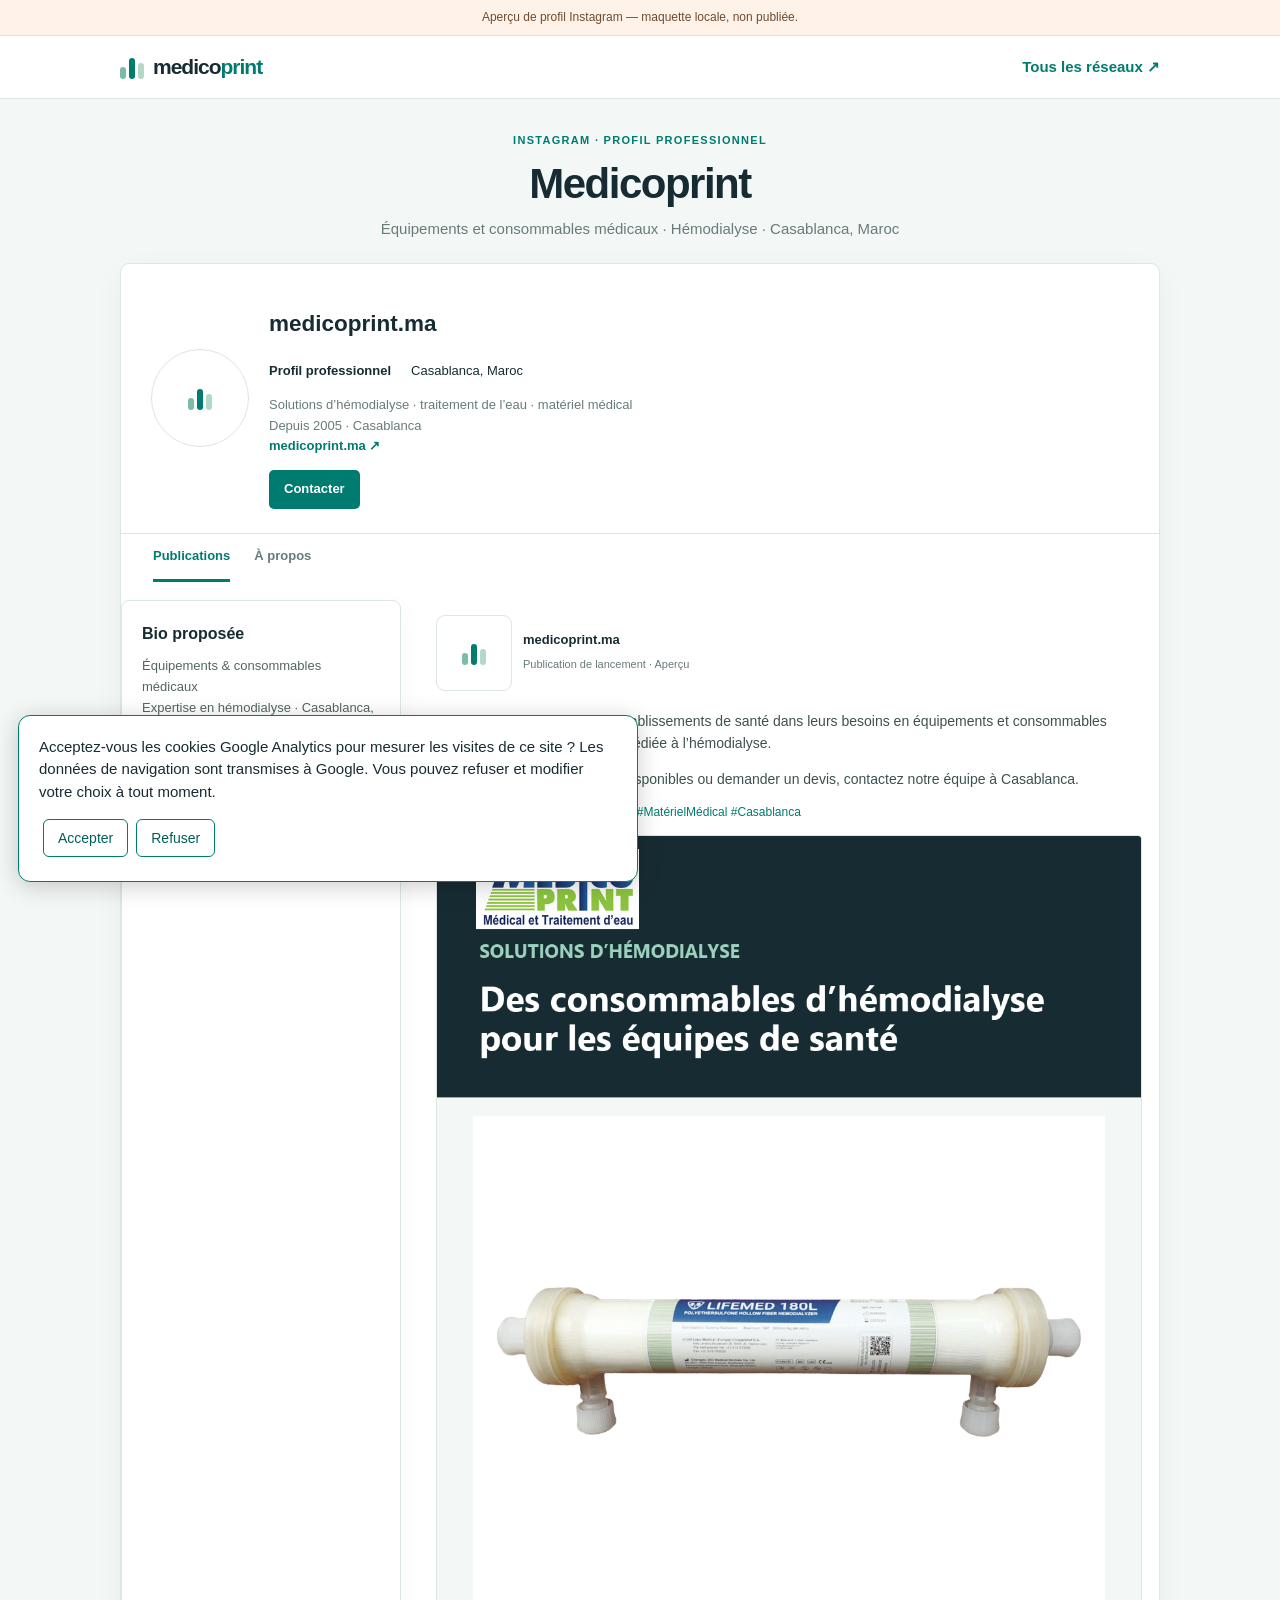
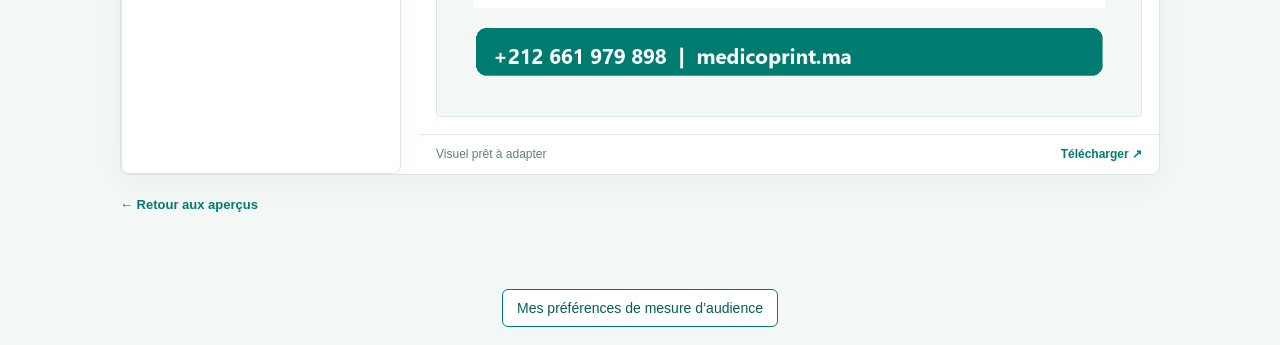
<file: social-pages/instagram.html>
<!doctype html>
<html lang="fr"><head><meta charset="utf-8"><meta name="viewport" content="width=device-width,initial-scale=1"><meta name="theme-color" content="#f3f7f5"><title>Aperçu Instagram — Medicoprint</title><link rel="stylesheet" href="styles.css"><script defer src="../analytics-config.js"></script>
<script defer src="../analytics.js"></script>
</head>
<body><div class="notice">Aperçu de profil Instagram — maquette locale, non publiée.</div><header class="top"><div class="wrap top-in"><a class="brand" href="index.html"><span class="bars" aria-hidden="true"><i></i><i></i><i></i></span><span>medico<b>print</b></span></a><a class="top-link" href="index.html">Tous les réseaux ↗</a></div></header>
<main class="wrap main"><div class="intro"><span class="eyebrow">Instagram · Profil professionnel</span><h1>Medicoprint</h1><p>Équipements et consommables médicaux · Hémodialyse · Casablanca, Maroc</p></div>
<section class="card"><div class="ig-profile"><div class="avatar"><span class="bars" aria-hidden="true"><i></i><i></i><i></i></span></div><div><h2>medicoprint.ma</h2><div class="ig-stats"><span><b>Profil professionnel</b></span><span>Casablanca, Maroc</span></div><p class="meta">Solutions d’hémodialyse · traitement de l’eau · matériel médical<br>Depuis 2005 · Casablanca<br><a class="link" href="https://medicoprint.ma/" target="_blank" rel="noopener">medicoprint.ma ↗</a></p><a class="btn" href="https://wa.me/212661979898" target="_blank" rel="noopener">Contacter</a></div></div><nav class="tabs"><a href="#publications">Publications</a><a href="#apropos">À propos</a></nav><div class="content" id="publications"><aside class="box" id="apropos"><h3>Bio proposée</h3><p>Équipements & consommables médicaux<br>Expertise en hémodialyse · Casablanca, Maroc<br>Infos & devis ↓</p><hr><a class="link" href="https://medicoprint.ma/">medicoprint.ma</a></aside><article class="post"><div class="post-head"><div class="avatar"><span class="bars" aria-hidden="true"><i></i><i></i><i></i></span></div><div><strong>medicoprint.ma</strong><small>Publication de lancement · Aperçu</small></div></div><div class="post-body"><p>Medicoprint accompagne les établissements de santé dans leurs besoins en équipements et consommables médicaux, avec une expertise dédiée à l’hémodialyse.</p><p>Pour connaître les références disponibles ou demander un devis, contactez notre équipe à Casablanca.</p><p class="tags">#Medicoprint #Dialyse #Hémodialyse #MatérielMédical #Casablanca</p><img src="../assets/social/ready-to-post/instagram-consommables.png" alt="Visuel Instagram Medicoprint consacré aux consommables LifeMed"></div><div class="post-foot"><span>Visuel prêt à adapter</span><a class="link" href="../assets/social/ready-to-post/instagram-consommables.png" download>Télécharger ↗</a></div></article></div></section><a class="back" href="index.html">← Retour aux aperçus</a></main></body></html>
</file>
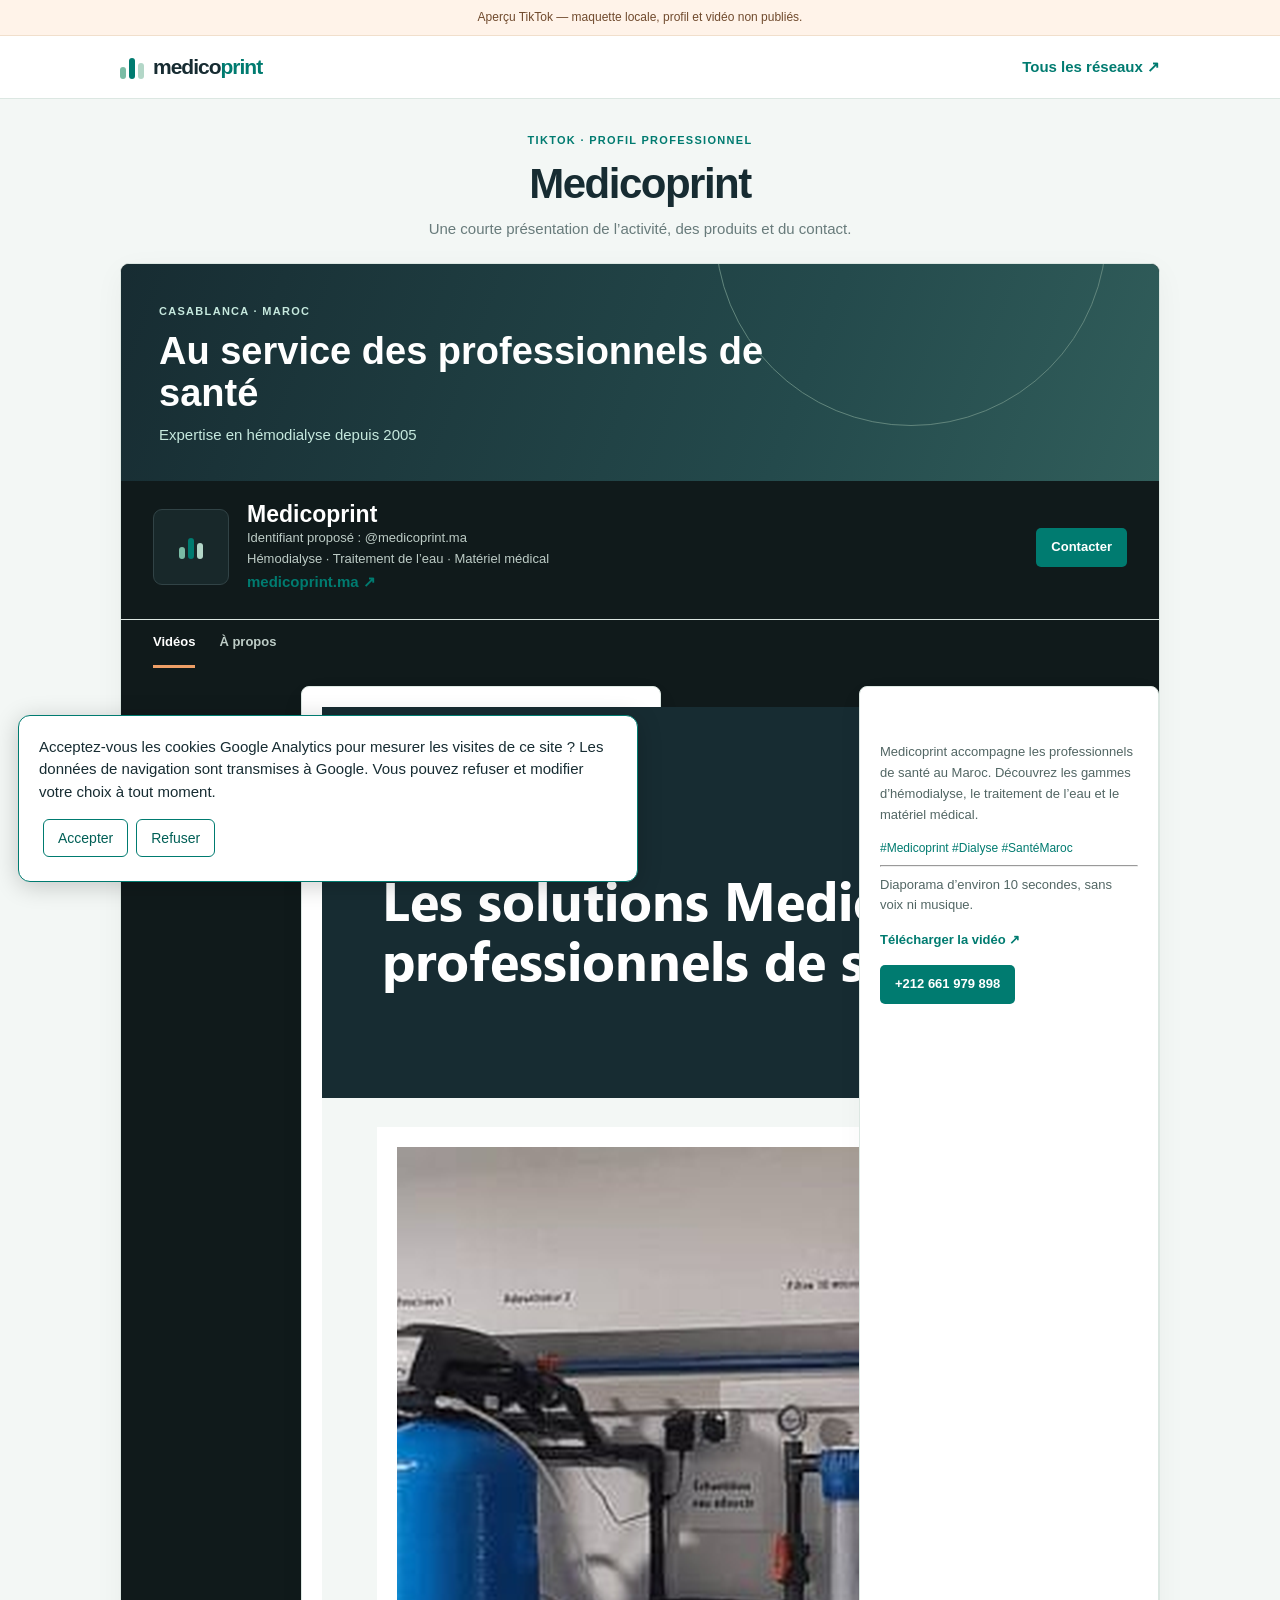
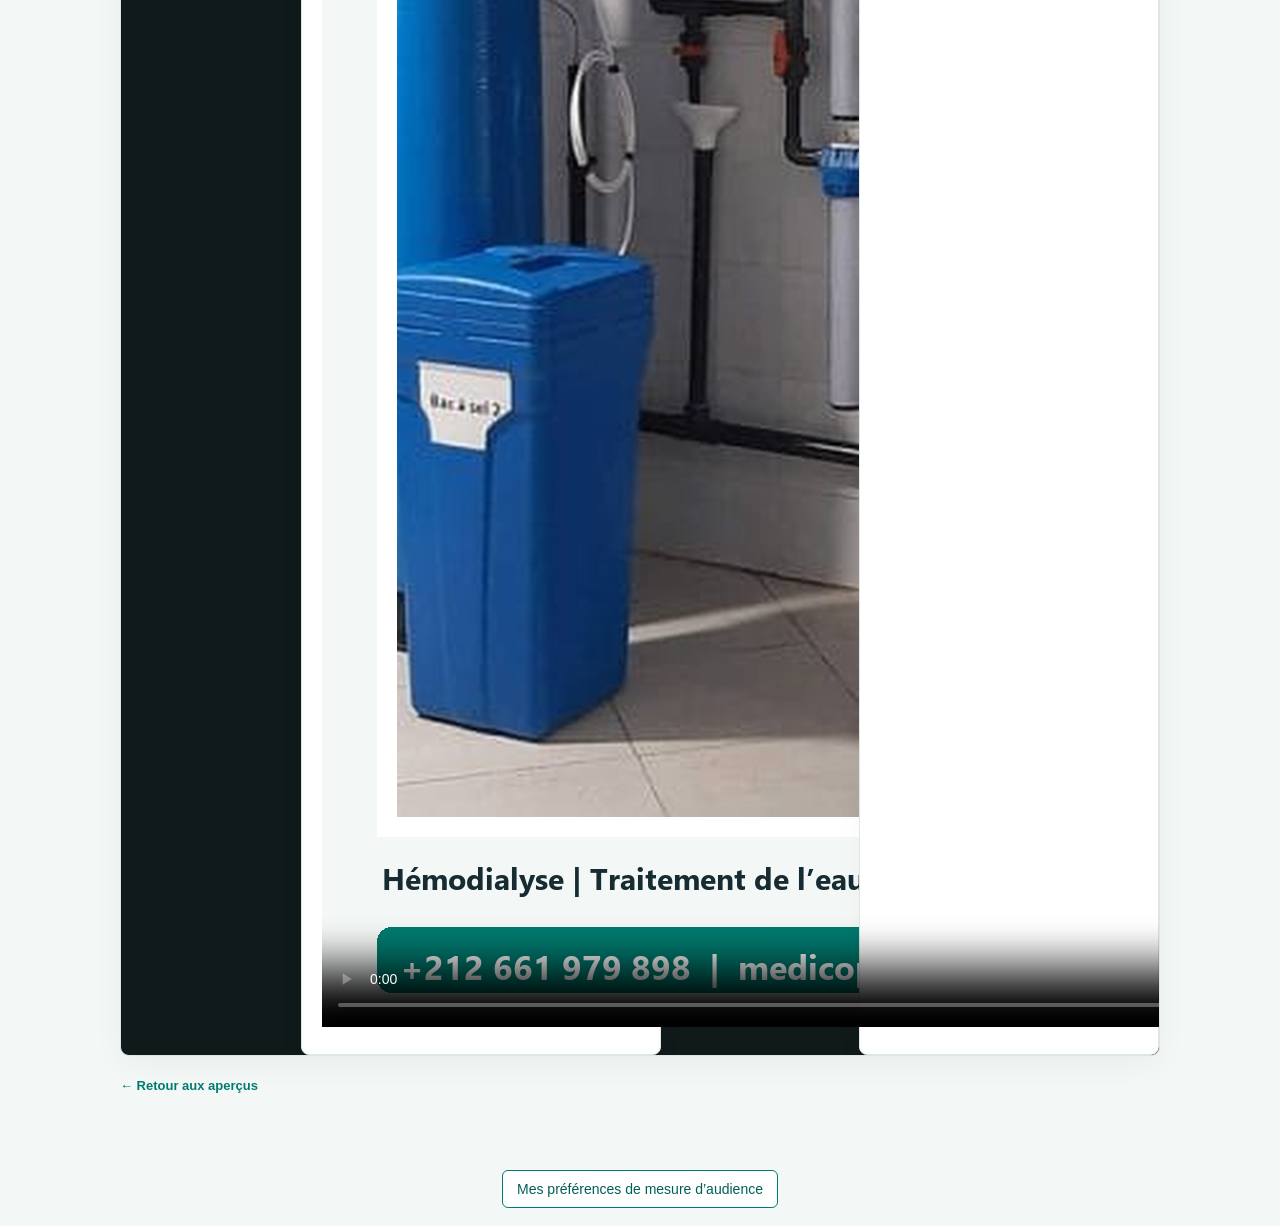
<file: social-pages/tiktok.html>
<!doctype html>
<html lang="fr"><head><meta charset="utf-8"><meta name="viewport" content="width=device-width,initial-scale=1"><meta name="theme-color" content="#101a1b"><title>Aperçu TikTok — Medicoprint</title><link rel="stylesheet" href="styles.css"><script defer src="../analytics-config.js"></script>
<script defer src="../analytics.js"></script>
</head>
<body><div class="notice">Aperçu TikTok — maquette locale, profil et vidéo non publiés.</div><header class="top"><div class="wrap top-in"><a class="brand" href="index.html"><span class="bars" aria-hidden="true"><i></i><i></i><i></i></span><span>medico<b>print</b></span></a><a class="top-link" href="index.html">Tous les réseaux ↗</a></div></header>
<main class="wrap main"><div class="intro"><span class="eyebrow">TikTok · Profil professionnel</span><h1>Medicoprint</h1><p>Une courte présentation de l’activité, des produits et du contact.</p></div><section class="card tiktok"><div class="cover"><span class="eyebrow" style="color:#c6e9de">Casablanca · Maroc</span><h2>Au service des professionnels de santé</h2><p>Expertise en hémodialyse depuis 2005</p></div><div class="profile"><div class="avatar"><span class="bars" aria-hidden="true"><i></i><i></i><i></i></span></div><div><h2>Medicoprint</h2><div class="meta">Identifiant proposé : @medicoprint.ma</div><div class="meta">Hémodialyse · Traitement de l’eau · Matériel médical</div><a class="link" href="https://medicoprint.ma/" target="_blank" rel="noopener">medicoprint.ma ↗</a></div><div class="profile-actions"><a class="btn" href="https://wa.me/212661979898" target="_blank" rel="noopener">Contacter</a></div></div><nav class="tabs"><a href="#videos">Vidéos</a><a href="#apropos">À propos</a></nav><div class="content" id="videos"><article class="box video-wrap"><video controls preload="metadata" poster="../assets/social/ready-to-post/tiktok-cover.png"><source src="../assets/social/ready-to-post/vertical-launch.mp4" type="video/mp4">Votre navigateur ne lit pas cette vidéo.</video></article><aside class="box" id="apropos"><h3>Vidéo de présentation</h3><p>Medicoprint accompagne les professionnels de santé au Maroc. Découvrez les gammes d’hémodialyse, le traitement de l’eau et le matériel médical.</p><p class="tags" style="margin-top:13px">#Medicoprint #Dialyse #SantéMaroc</p><hr><p>Diaporama d’environ 10 secondes, sans voix ni musique.</p><p style="margin-top:14px"><a class="link" href="../assets/social/ready-to-post/vertical-launch.mp4" download>Télécharger la vidéo ↗</a></p><a class="btn" style="margin-top:14px" href="https://wa.me/212661979898" target="_blank" rel="noopener">+212 661 979 898</a></aside></div></section><a class="back" href="index.html">← Retour aux aperçus</a></main></body></html>
</file>
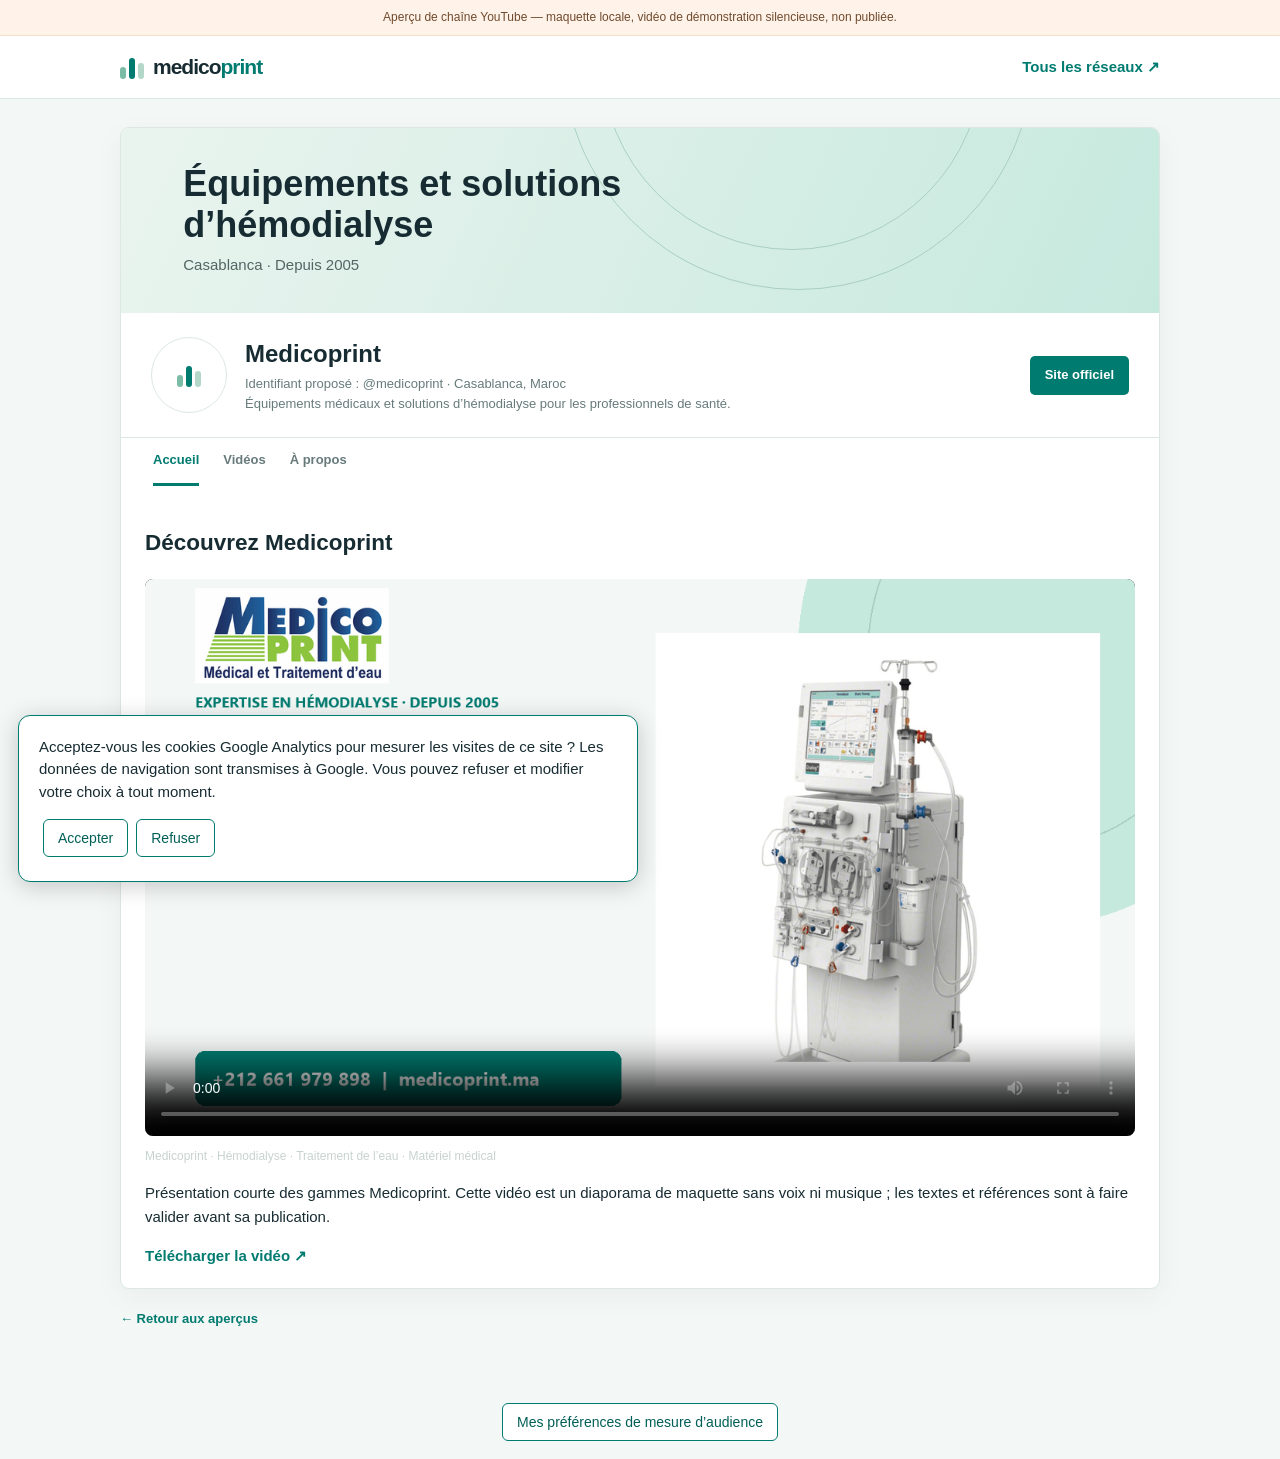
<file: social-pages/youtube.html>
<!doctype html>
<html lang="fr"><head><meta charset="utf-8"><meta name="viewport" content="width=device-width,initial-scale=1"><meta name="theme-color" content="#f3f7f5"><title>Aperçu YouTube — Medicoprint</title><link rel="stylesheet" href="styles.css"><script defer src="../analytics-config.js"></script>
<script defer src="../analytics.js"></script>
</head>
<body><div class="notice">Aperçu de chaîne YouTube — maquette locale, vidéo de démonstration silencieuse, non publiée.</div><header class="top"><div class="wrap top-in"><a class="brand" href="index.html"><span class="bars" aria-hidden="true"><i></i><i></i><i></i></span><span>medico<b>print</b></span></a><a class="top-link" href="index.html">Tous les réseaux ↗</a></div></header>
<main class="wrap main"><div class="card"><div class="channel-banner" style="padding:36px 6%;min-height:185px;display:flex;flex-direction:column;justify-content:center;position:relative"><h2 style="position:relative;z-index:1;max-width:68%;font-size:clamp(23px,4vw,36px);line-height:1.12;margin:0 0 8px">Équipements et solutions d’hémodialyse</h2><span style="position:relative;z-index:1;color:#526664">Casablanca · Depuis 2005</span></div><div class="yt-profile"><div class="avatar"><span class="bars" aria-hidden="true"><i></i><i></i><i></i></span></div><div><h2>Medicoprint</h2><div class="meta">Identifiant proposé : @medicoprint · Casablanca, Maroc</div><div class="meta">Équipements médicaux et solutions d’hémodialyse pour les professionnels de santé.</div></div><div class="profile-actions"><a class="btn" href="https://medicoprint.ma/" target="_blank" rel="noopener">Site officiel</a></div></div><nav class="tabs"><a href="#accueil">Accueil</a><a href="#videos">Vidéos</a><a href="#apropos">À propos</a></nav><div class="yt-body" id="videos"><h2>Découvrez Medicoprint</h2><div class="video-frame"><video controls preload="metadata" poster="../assets/social/ready-to-post/youtube-thumbnail.png"><source src="../assets/social/ready-to-post/youtube-linkedin-launch.mp4" type="video/mp4">Votre navigateur ne lit pas cette vidéo.</video></div><div class="video-label">Medicoprint · Hémodialyse · Traitement de l’eau · Matériel médical</div><p id="apropos">Présentation courte des gammes Medicoprint. Cette vidéo est un diaporama de maquette sans voix ni musique ; les textes et références sont à faire valider avant sa publication.</p><a class="link" href="../assets/social/ready-to-post/youtube-linkedin-launch.mp4" download>Télécharger la vidéo ↗</a></div></div><a class="back" href="index.html">← Retour aux aperçus</a></main></body></html>
</file>
<file: styles.css>
:root{--ink:#172c32;--muted:#687b7b;--green:#007b70;--mint:#c6e9de;--pale:#f3f7f5;--orange:#ed9e66;--line:#dce7e2;--white:#fff;--serif:Georgia,'Times New Roman',serif}*{box-sizing:border-box}html{scroll-behavior:smooth}body{margin:0;color:var(--ink);font-family:'DM Sans',sans-serif;background:#fff}a{color:inherit;text-decoration:none}.container{width:min(1160px,calc(100% - 64px));margin:auto}.topline{height:37px;background:#18353a;color:#d9e8e3;font-size:11px;letter-spacing:.02em}.top-inner{height:100%;display:flex;align-items:center;justify-content:space-between}.topline a{color:#fff}.topline strong{font-weight:600;margin-left:7px}.header{height:82px;background:#fff;position:sticky;top:0;z-index:20;border-bottom:1px solid rgba(21,60,54,.06)}.nav-wrap{height:100%;display:flex;align-items:center;justify-content:space-between}.brand{display:flex;align-items:center;gap:10px;font-family:Manrope,sans-serif;font-size:23px;letter-spacing:-1.2px;font-weight:800;line-height:.9}.brand>span:last-child>span{color:var(--green)}.brand small{display:block;margin-top:6px;font:600 7px 'DM Sans',sans-serif;letter-spacing:1.65px;color:#778b86}.brand-mark{display:flex;align-items:end;gap:3px;width:27px;height:27px;padding:3px}.brand-mark i{width:6px;border-radius:5px;background:var(--green);display:block}.brand-mark i:nth-child(1){height:12px;background:#7abca5}.brand-mark i:nth-child(2){height:21px}.brand-mark i:nth-child(3){height:16px;background:#b3d7c8}.nav{display:flex;align-items:center;gap:34px;font-size:12px;font-weight:600;color:#435959}.nav>a:not(.nav-cta):hover,.text-link:hover,.card-link:hover{color:var(--green)}.nav-cta{padding:13px 17px;background:var(--green);border-radius:3px;color:#fff}.nav-cta b{margin-left:12px}.menu-toggle{display:none}.hero{background:var(--pale);position:relative;overflow:hidden}.hero-grid{display:grid;grid-template-columns:1.06fr .94fr;min-height:575px;align-items:center;gap:5%}.hero-copy{padding:54px 0 68px}.eyebrow{display:flex;align-items:center;gap:10px;text-transform:uppercase;font-size:9px;font-weight:700;letter-spacing:1.5px;color:#52746c}.eyebrow>span{width:22px;height:1px;background:var(--green)}h1,h2,h3,p{margin-top:0}h1,h2{font-family:Manrope,sans-serif;letter-spacing:-2.4px;line-height:1.13;font-weight:600}h1{font-size:clamp(42px,5vw,62px);max-width:590px;margin:24px 0 20px}h1 em,h2 em{font-family:var(--serif);font-weight:400;color:var(--green);letter-spacing:-2px} .hero-copy>p{max-width:480px;color:#5d7272;font-size:14px;line-height:1.85}.hero-actions{display:flex;align-items:center;gap:25px;margin-top:30px}.button{display:inline-flex;align-items:center;justify-content:space-between;gap:25px;padding:16px 19px;font-size:11px;font-weight:700;border-radius:3px}.primary{background:var(--green);color:white;box-shadow:0 8px 18px #007b7026}.button span{font-size:16px}.text-link{font-size:11px;font-weight:700;color:#34544e}.hero-note{margin-top:45px;display:flex;align-items:center;gap:13px;color:#68807b;font-size:10px;line-height:1.6}.hero-note b{font-size:11px;color:var(--ink)}.note-icon{width:35px;height:35px;border:1px solid #c9dbd4;border-radius:50%;display:grid;place-items:center;color:var(--green);font-size:18px}.hero-visual{height:420px;background:#dcece5;position:relative;display:grid;place-items:center;overflow:hidden}.hero-visual:before,.hero-visual:after{content:'';position:absolute;border-radius:50%;background:#e7f1ec}.hero-visual:before{width:330px;height:330px;right:-78px;top:-105px}.hero-visual:after{width:240px;height:240px;left:-108px;bottom:-88px;background:#cde3d8}.visual-orbit{position:absolute;border:1px solid #aacfc0;border-radius:50%;z-index:1}.orbit-one{width:345px;height:345px}.orbit-two{width:410px;height:410px;border-color:#bedacf}.visual-card{position:absolute;top:27px;left:27px;z-index:3;background:#fff;padding:11px 13px;font-size:8px;font-weight:700;letter-spacing:1px;box-shadow:0 5px 18px #264b3f0d}.label-dot{display:inline-block;width:6px;height:6px;border-radius:50%;background:var(--orange);margin-right:8px}.visual-center{position:relative;z-index:2;width:280px;height:280px;border-radius:50%;background:linear-gradient(145deg,#f8fbf8,#e9f3ed);box-shadow:0 20px 50px #53756324;display:flex;flex-direction:column;justify-content:center;align-items:center;border:1px solid #fff}.cross{font-size:92px;color:var(--green);font-family:Arial;font-weight:200;line-height:1;text-shadow:0 10px 25px #007b7025}.pulse-line{position:absolute;width:290px;top:138px;left:-5px}.pulse-line svg{width:100%;overflow:visible}.pulse-line path{fill:none;stroke:#e99c67;stroke-width:2}.visual-caption{position:absolute;bottom:35px;width:100%;display:flex;justify-content:space-between;padding:0 32px;font-size:7px;font-weight:700;letter-spacing:1.2px;color:#7a9489}.floating-stat{position:absolute;z-index:4;right:-13px;bottom:52px;display:flex;gap:12px;align-items:center;background:#fff;padding:14px 17px;box-shadow:0 12px 30px #365c4c1b}.stat-icon{width:31px;height:31px;background:#edf6f1;color:var(--green);display:grid;place-items:center;font-size:22px;border-radius:50%}.floating-stat b,.floating-stat small{display:block}.floating-stat b{font-size:10px}.floating-stat small{font-size:8px;margin-top:5px;color:#7a8d88}.visual-index{position:absolute;bottom:18px;right:23px;font-size:10px;font-weight:700;z-index:3}.visual-index span{color:#9ab2a8;margin:0 5px}.hero-bottom{border-top:1px solid #dfe9e4}.bottom-inner{height:50px;display:flex;align-items:center;gap:20px;font-size:8px;letter-spacing:1.2px;color:#82948d;font-weight:700}.bottom-line{height:1px;background:#d9e5df;width:120px}.bottom-inner a{margin-left:auto;color:var(--green);letter-spacing:0;font-size:10px}.bottom-inner b{margin-left:8px}.section-pad{padding:100px 0}.intro-grid{display:grid;grid-template-columns:1fr .8fr;gap:15%;align-items:center}.intro h2,.section-heading h2,.support h2{font-size:43px;margin:20px 0 0}.intro-text{padding-top:24px}.intro-text p,.support-copy>p{font-size:13px;line-height:1.9;color:#667977;margin-bottom:15px}.dark{display:inline-block;margin-top:8px;border-bottom:1px solid #c5d5cf;padding-bottom:8px}.dark span{margin-left:16px}.solutions{background:#f5f8f6}.section-heading{display:flex;justify-content:space-between;align-items:end;margin-bottom:42px}.section-heading h2{margin-bottom:0}.section-heading>p{max-width:330px;font-size:12px;line-height:1.8;color:#748580;margin-bottom:4px}.solution-grid{display:grid;grid-template-columns:repeat(3,1fr);gap:18px}.solution-card{background:#fff;border:1px solid #e6eeea;transition:transform .2s,box-shadow .2s}.solution-card:hover{transform:translateY(-4px);box-shadow:0 16px 32px #314c3f0d}.card-top{height:45px;display:flex;justify-content:space-between;align-items:center;padding:0 21px;color:#81978f}.card-number{font-size:9px;letter-spacing:1px}.card-symbol{font-size:19px;color:var(--green)}.product-art{height:205px;position:relative;display:grid;place-items:center;overflow:hidden;background:#edf5f0}.product-art:before,.product-art:after{content:'';position:absolute;border:1px solid #d8e8df;border-radius:50%}.product-art:before{width:180px;height:180px}.product-art:after{width:240px;height:240px}.art-caption{position:absolute;left:15px;bottom:12px;font-size:7px;letter-spacing:1.3px;font-weight:700;color:#80968b}.kit-box{position:relative;z-index:1;width:115px;height:132px;background:linear-gradient(135deg,#fff,#e4eeea);box-shadow:10px 11px 20px #4d71601c;border:1px solid #dae7e0;transform:rotate(-5deg);padding:14px 12px}.kit-box:after{content:'';position:absolute;right:-11px;top:7px;width:11px;height:119px;background:#c7ddd1;transform:skewY(-38deg)}.kit-box>span{font:800 12px Manrope;color:var(--green);letter-spacing:-.5px}.kit-box>i{display:block;width:70px;height:1px;background:#b8cec3;margin:10px 0}.kit-box small{font-size:8px;line-height:1.6;letter-spacing:1px;color:#71877c}.tube{position:absolute;z-index:2;width:70px;height:42px;border:2px solid #eb9b68;border-left-color:transparent;border-bottom-color:transparent;border-radius:50%;transform:rotate(30deg)}.tube-a{right:68px;top:69px}.tube-b{left:68px;bottom:56px;transform:rotate(210deg);border-color:#78b7a1;border-left-color:transparent;border-bottom-color:transparent}.art-water{background:#eaf3f2}.water-unit{position:relative;z-index:1;width:115px;height:140px}.water-head{height:15px;background:#516b6b;display:flex;justify-content:space-around;padding:4px}.water-head i{width:9px;height:5px;background:#b1cdc0}.water-body{height:106px;background:linear-gradient(90deg,#d4e4df,#f7faf7 42%,#c6dcd4);border:1px solid #bfd5cb;padding:18px 12px;box-shadow:10px 12px 20px #48695b22}.water-body b{font:800 9px Manrope;color:#416660;letter-spacing:1px}.water-body span{display:inline-block;margin-top:14px;margin-right:7px;width:26px;height:28px;border-radius:5px;background:linear-gradient(90deg,#85b6a4,#d7e8df,#85b6a4)}.water-foot{height:19px;background:#637b75}.water-pipe{position:absolute;width:74px;height:61px;border:2px solid #e39c6b;border-left-color:transparent;border-bottom-color:transparent;border-radius:0 35px 0 0;right:54px;top:60px}.art-device{background:#edf3f6}.device{position:relative;width:120px;height:150px;z-index:1}.device-screen{height:98px;background:linear-gradient(145deg,#dce8e8,#eff4f2);border:3px solid #758b87;border-radius:8px 8px 2px 2px;box-shadow:9px 9px 15px #35535b21;padding:12px;color:#285c59}.device-screen>span{font-size:7px}.device-screen>i{display:inline-block;width:27px;height:5px;background:#91c6b1;margin-left:13px}.device-screen>b{display:block;font:600 27px Manrope;margin-top:3px}.device-screen small{font-size:6px;letter-spacing:1px}.device-panel{height:37px;background:#e1e9e5;border:2px solid #758b87;display:flex;align-items:center;gap:6px;padding:0 12px}.device-panel i{width:7px;height:7px;border-radius:50%;background:#e9a16e}.device-panel span{width:22px;height:4px;background:#9bb8ad;margin-left:auto}.device-base{height:14px;background:#788d87;width:132px;margin-left:-6px;border-radius:0 0 3px 3px}.card-content{padding:21px 21px 24px}.card-content h3{font:700 16px Manrope;letter-spacing:-.4px;margin:0 0 10px}.card-content p{min-height:58px;font-size:11px;color:#74837f;line-height:1.75;margin:0}.card-link{display:block;margin-top:17px;padding-top:14px;border-top:1px solid #e8eeeb;color:var(--green);font-size:10px;font-weight:700}.card-link span{float:right;font-size:15px}.catalog-link{display:flex;justify-content:center;align-items:center;gap:15px;margin-top:29px;font-size:10px;color:#7c8d87}.catalog-link a{color:var(--green);font-weight:700;border-bottom:1px solid #a5cabc;padding-bottom:5px}.catalog-link b{margin-left:10px}.support-grid{display:grid;grid-template-columns:.92fr 1.08fr;gap:12%;align-items:center}.support-visual{height:370px;position:relative;display:grid;place-items:center;background:#f1f7f3;overflow:hidden}.support-visual:before{content:'';position:absolute;width:300px;height:300px;border-radius:50%;background:#e5f0e9}.support-ring{position:absolute;border:1px solid #c7ded2;border-radius:50%;z-index:1}.ring-a{width:260px;height:260px}.ring-b{width:340px;height:340px}.support-center{position:relative;z-index:2;width:122px;height:122px;border-radius:50%;background:#fff;box-shadow:0 10px 30px #36544418;display:grid;place-content:center;text-align:center}.support-center span{font:800 22px Manrope;color:var(--green)}.support-center b{font-size:8px;letter-spacing:1.5px;line-height:1.5;color:#687e74;margin-top:4px}.support-tag{position:absolute;z-index:3;background:#fff;padding:10px 13px;font-size:7px;letter-spacing:1px;font-weight:700;box-shadow:0 5px 18px #34564712;color:#56766a}.tag-top{top:37px}.tag-bottom{bottom:36px}.tag-left{left:22px;top:48%}.tag-right{right:22px;top:48%}.support-copy h2{margin:19px 0}.support-copy>p{max-width:460px;margin-bottom:25px}.support-list>div{display:flex;align-items:center;gap:14px;padding:14px 0;border-top:1px solid #e4ece8}.support-list>div>span{font-size:9px;color:#8aa399}.support-list p{margin:0;flex:1}.support-list b,.support-list small{display:block}.support-list b{font-size:11px}.support-list small{font-size:9px;color:#7d8e88;margin-top:5px}.support-list i{font-style:normal;color:var(--green)}.contact{padding-top:20px;padding-bottom:90px}.contact-panel{position:relative;overflow:hidden;background:#153a3c;color:white;display:grid;grid-template-columns:1.25fr .75fr;padding:61px 70px;min-height:350px}.contact-left{position:relative;z-index:2}.eyebrow.light{color:#9bc5b4}.eyebrow.light>span{background:#8cbaa7}.contact h2{font-size:37px;margin:18px 0 15px}.contact h2 em{color:#8ec4ae}.contact-left>p{max-width:400px;color:#bdd0c9;font-size:11px;line-height:1.8}.light-button{background:#fff;color:var(--ink);margin-top:11px;padding:14px 16px}.contact-details{position:relative;z-index:2;display:flex;flex-direction:column;justify-content:center;gap:20px;padding-left:30px;border-left:1px solid #ffffff24}.contact-details>a,.address{position:relative;padding-left:40px}.detail-icon{position:absolute;left:0;top:2px;width:27px;height:27px;border:1px solid #ffffff44;border-radius:50%;display:grid;place-items:center;color:#acd1c1;font-size:11px}.contact-details small,.contact-details b{display:block}.contact-details small{font-size:7px;letter-spacing:1.4px;color:#91b4a7;margin-bottom:6px}.contact-details b{font-size:11px;font-weight:500;color:#f2f8f4}.contact-decoration{position:absolute;right:-12px;bottom:-116px;font:800 300px Manrope;color:#ffffff08;line-height:1}.footer{background:#f4f7f5}.footer-main{display:flex;align-items:center;padding:28px 0;border-bottom:1px solid #dfe8e3}.footer-brand{font-size:20px}.footer-brand .brand-mark{transform:scale(.85);transform-origin:left center}.footer-main>p{margin:0 0 0 60px;color:#7d8c85;font-size:10px;line-height:1.7}.back-top{margin-left:auto;font-size:10px;font-weight:700;color:#426158}.back-top b{margin-left:12px;color:var(--green);font-size:16px}.footer-bottom{height:52px;display:flex;align-items:center;justify-content:space-between;font-size:9px;color:#81918a}.footer-bottom a{color:var(--green);font-weight:600}
@media(max-width:900px){.container{width:min(100% - 44px,700px)}.nav{gap:18px}.nav>a{font-size:10px}.hero-grid{grid-template-columns:1fr 0.85fr;gap:4%;min-height:510px}.hero-visual{height:360px}.visual-center{transform:scale(.82)}.floating-stat{right:-5px;bottom:34px}.intro-grid,.support-grid{gap:8%}.solution-grid{gap:12px}.card-content{padding:18px 15px}.contact-panel{padding:48px 40px}.section-pad{padding:80px 0}}
@media(max-width:650px){.container{width:calc(100% - 36px)}.topline{height:34px;font-size:9px}.top-inner>a{font-size:0}.top-inner>a strong{font-size:10px}.header{height:69px}.brand{font-size:21px}.menu-toggle{display:flex;border:0;background:none;width:38px;height:38px;flex-direction:column;justify-content:center;gap:6px;padding:7px}.menu-toggle span{height:1px;width:23px;background:var(--ink)}.nav{display:none;position:absolute;top:69px;left:0;right:0;background:#fff;padding:20px 22px 24px;box-shadow:0 15px 25px #203a3212;align-items:stretch;gap:0;flex-direction:column}.nav.open{display:flex}.nav>a{padding:14px 0;font-size:12px;border-bottom:1px solid #edf1ef}.nav .nav-cta{margin-top:14px;text-align:center;border:0;padding:15px}.hero-grid{grid-template-columns:1fr;gap:0;padding-top:12px}.hero-copy{padding:39px 0 32px}.eyebrow{font-size:8px}h1{font-size:43px;letter-spacing:-1.8px;margin:19px 0 15px}.hero-copy>p{font-size:12px;line-height:1.8}.hero-actions{gap:17px;flex-wrap:wrap;margin-top:23px}.button{padding:14px 15px;font-size:10px}.text-link{font-size:10px}.hero-note{margin-top:26px}.hero-visual{height:310px;margin-bottom:20px}.visual-center{transform:scale(.75)}.visual-card{top:18px;left:15px;font-size:7px}.floating-stat{right:2px;bottom:26px;padding:10px 12px}.floating-stat b{font-size:9px}.floating-stat small{font-size:7px}.visual-index{bottom:9px;right:14px}.bottom-inner{height:43px;gap:10px;font-size:7px}.bottom-line{width:25px}.section-pad{padding:65px 0}.intro-grid,.support-grid{grid-template-columns:1fr;gap:25px}.intro h2,.section-heading h2,.support h2{font-size:35px;letter-spacing:-1.7px}.intro-text{padding-top:0}.intro-text p,.support-copy>p{font-size:12px}.section-heading{display:block;margin-bottom:28px}.section-heading>p{margin:16px 0 0;font-size:11px}.solution-grid{grid-template-columns:1fr;gap:14px}.product-art{height:190px}.card-content p{min-height:auto}.card-content{padding:19px}.catalog-link{flex-wrap:wrap;text-align:center;font-size:9px}.support-visual{height:310px;order:2}.support-copy{order:1}.support-list>div{gap:10px}.support-list small{line-height:1.5}.contact{padding:4px 0 60px}.contact-panel{grid-template-columns:1fr;padding:34px 23px;gap:28px}.contact h2{font-size:29px;letter-spacing:-1.4px}.contact-left>p{font-size:10px}.contact-details{border-left:0;border-top:1px solid #ffffff24;padding:22px 0 0;gap:19px}.contact-details b{font-size:10px;overflow-wrap:anywhere}.contact-decoration{font-size:200px;right:-20px;bottom:120px}.footer-main{flex-wrap:wrap;gap:15px;padding:24px 0}.footer-main>p{margin:0 0 0 auto;font-size:8px}.back-top{width:100%;margin:0;text-align:right}.footer-bottom{height:auto;min-height:60px;gap:8px;flex-wrap:wrap;padding:14px 0;font-size:8px}.footer-bottom span:first-child{width:100%}}
@media(prefers-reduced-motion:reduce){html{scroll-behavior:auto}*,*:before,*:after{transition:none!important}}

/* Larger reading text for better legibility on desktop and mobile. */
.nav>a,.button,.text-link,.card-link{font-size:13px}
.hero-copy>p,.intro-text p,.support-copy>p,.contact-left>p{font-size:16px}
.section-heading>p{font-size:14px}
.card-content p{font-size:13px}
.hero-note{font-size:12px}
.hero-note b,.support-list b{font-size:13px}
.support-list small{font-size:11px}
.catalog-link{font-size:12px}
.contact-details b{font-size:13px}
.footer-main>p,.back-top,.footer-bottom{font-size:11px}
</file>
<file: social-pages/styles.css>
:root{--ink:#172c32;--green:#007b70;--mint:#c6e9de;--pale:#f3f7f5;--muted:#687b7b;--line:#dce7e2;--orange:#ed9e66;--white:#fff}*{box-sizing:border-box}body{margin:0;background:var(--pale);color:var(--ink);font:15px/1.6 "Segoe UI",Arial,sans-serif}a{color:inherit;text-decoration:none}.wrap{width:min(1040px,calc(100% - 32px));margin:auto}.notice{background:#fff3e9;color:#704a2d;text-align:center;padding:8px 14px;font-size:12px;border-bottom:1px solid #f1dfcc}.top{background:#fff;border-bottom:1px solid var(--line)}.top-in{height:62px;display:flex;align-items:center;justify-content:space-between}.brand{display:flex;align-items:center;gap:9px;font-weight:800;font-size:21px;letter-spacing:-1px}.brand b{color:var(--green)}.bars{height:24px;display:flex;align-items:end;gap:3px}.bars i{display:block;width:6px;border-radius:5px;background:#7abca5}.bars i:nth-child(1){height:12px}.bars i:nth-child(2){height:21px;background:var(--green)}.bars i:nth-child(3){height:16px;background:#b3d7c8}.top-link,.link{color:var(--green);font-weight:700}.main{padding:28px 0 55px}.intro{margin:0 auto 22px;max-width:760px;text-align:center}.eyebrow{color:var(--green);font-size:11px;letter-spacing:1.3px;font-weight:800;text-transform:uppercase}.intro h1{font-size:clamp(27px,4vw,42px);line-height:1.13;letter-spacing:-1.5px;margin:9px 0}.intro p{color:var(--muted);margin:0}.card{background:#fff;border:1px solid var(--line);border-radius:9px;overflow:hidden;box-shadow:0 8px 30px #172c320b}.cover{min-height:205px;padding:34px 38px;position:relative;overflow:hidden;background:linear-gradient(110deg,#eaf4ef,#d8ebe2 62%,var(--mint))}.cover:after{content:"";position:absolute;border:1px solid #aacfc0;border-radius:50%;width:390px;height:390px;right:5%;top:-230px}.cover h2{position:relative;z-index:1;max-width:620px;margin:8px 0;font-size:clamp(25px,4vw,38px);line-height:1.12}.cover p{position:relative;z-index:1;color:var(--muted);margin:0}.cover img{position:absolute;right:6%;bottom:-40px;width:26%;height:230px;object-fit:contain}.profile{padding:20px 32px 25px;display:flex;gap:18px;align-items:center}.avatar{width:76px;height:76px;flex:none;display:grid;place-items:center;border:1px solid var(--line);border-radius:9px;background:#fff}.profile h2{font-size:23px;margin:0;line-height:1.2}.meta{color:var(--muted);font-size:13px}.btn{display:inline-block;padding:9px 15px;background:var(--green);color:#fff;font-size:13px;font-weight:700;border-radius:5px}.btn-outline{background:#fff;color:var(--green);border:1px solid var(--green)}.profile-actions{margin-left:auto;display:flex;gap:8px;flex-wrap:wrap;justify-content:end}.tabs{display:flex;gap:24px;border-top:1px solid var(--line);padding:0 32px;overflow:auto}.tabs a{padding:12px 0;color:var(--muted);font-size:13px;font-weight:700;white-space:nowrap}.tabs a:first-child{color:var(--green);border-bottom:3px solid var(--green)}.content{display:grid;grid-template-columns:280px 1fr;gap:18px;margin-top:18px}.box{background:#fff;border:1px solid var(--line);border-radius:8px;padding:20px;box-shadow:0 8px 30px #172c3208}.box h3{font-size:16px;margin:0 0 10px}.box p{font-size:13px;color:#526664;margin:0}.post{padding:0;overflow:hidden}.post-head{display:flex;gap:11px;align-items:center;padding:15px 17px}.post-head strong{font-size:13px;display:block}.post-head small{font-size:11px;color:var(--muted)}.post-body{padding:0 17px 17px}.post-body p{font-size:14px;color:#3d5250;margin:4px 0 13px}.post-body img{display:block;width:100%;height:auto;border:1px solid var(--line);border-radius:4px}.post-body video{width:100%;display:block;background:#111;border-radius:4px}.tags{color:var(--green)!important;font-size:12px!important}.post-foot{border-top:1px solid var(--line);padding:10px 17px;font-size:12px;color:var(--muted);display:flex;justify-content:space-between}.grid-preview{display:grid;grid-template-columns:repeat(3,1fr);gap:5px}.grid-preview img{width:100%;aspect-ratio:1;object-fit:cover}.page-grid{display:grid;grid-template-columns:repeat(2,1fr);gap:16px}.page-link{background:#fff;border:1px solid var(--line);border-radius:8px;overflow:hidden;transition:transform .18s,box-shadow .18s}.page-link:hover{transform:translateY(-3px);box-shadow:0 12px 26px #172c3212}.page-link img{display:block;width:100%;height:170px;object-fit:cover;object-position:center}.page-link div{padding:16px}.page-link h2{font-size:18px;margin:0 0 5px}.page-link p{font-size:13px;color:var(--muted);margin:0 0 8px}.back{display:inline-block;color:var(--green);font-size:13px;font-weight:700;margin-top:20px}.reel{display:grid;grid-template-columns:minmax(250px,360px) 1fr;gap:24px;align-items:center}.reel video{display:block;width:100%;max-height:650px;object-fit:contain;background:#101a1b;border-radius:10px}.reel-copy h2{font-size:25px;margin:0 0 12px}.reel-copy p{color:var(--muted)}.channel-banner{min-height:185px;background:linear-gradient(115deg,#eaf4ef,#c6e9de);position:relative;overflow:hidden}.channel-banner:before,.channel-banner:after{content:"";position:absolute;border:1px solid #aacfc0;border-radius:50%;width:380px;height:380px;right:17%;top:-260px}.channel-banner:after{width:470px;height:470px;right:12%;top:-310px}.yt-profile{padding:22px 30px;display:flex;align-items:center;gap:18px}.yt-profile .avatar{border-radius:50%}.yt-profile h2{margin:0;font-size:24px}.yt-body{padding:20px 24px}.video-frame{position:relative;background:#0f191a;color:#fff;border-radius:8px;overflow:hidden}.video-frame video{display:block;width:100%;aspect-ratio:16/9}.video-label{font-size:12px;color:#c7d3ce;margin-top:11px}.fb-cover{height:230px;background:#e7f1ec;overflow:hidden}.fb-cover img{width:100%;height:100%;object-fit:cover}.ig-profile{display:flex;align-items:center;gap:20px;padding:24px 30px}.ig-profile .avatar{width:98px;height:98px;border-radius:50%}.ig-stats{display:flex;gap:20px;margin-top:10px;font-size:13px}.ig-stats b{color:var(--ink)}.tiktok{background:#101a1b;color:#fff}.tiktok .profile{color:#fff}.tiktok .meta{color:#bdccc6}.tiktok .avatar{background:#18282a;border-color:#314346}.tiktok .cover{background:linear-gradient(110deg,#172c32,#244a4c 65%,#315e5b);color:#fff}.tiktok .cover p{color:#c6e9de}.tiktok .cover:after{border-color:#61857c}.tiktok .tabs a{color:#bdccc6}.tiktok .tabs a:first-child{color:#fff;border-color:var(--orange)}.tiktok .content{grid-template-columns:1fr 300px}.tiktok .video-wrap{max-width:360px;margin:auto}.footer{text-align:center;color:var(--muted);font-size:12px;padding:22px 0 0}
@media(max-width:720px){.wrap{width:calc(100% - 20px)}.main{padding-top:18px}.cover{padding:26px 20px;min-height:190px}.cover h2{max-width:72%;font-size:25px}.cover p{max-width:70%;font-size:13px}.cover img{right:-8px;width:38%;height:200px;opacity:.8}.profile{padding:17px;gap:12px;align-items:flex-start;flex-wrap:wrap}.profile-actions{margin-left:0;justify-content:flex-start;width:100%}.profile h2{font-size:20px}.avatar{width:64px;height:64px}.tabs{padding:0 17px;gap:18px}.content,.tiktok .content{grid-template-columns:1fr}.content .box{order:2}.content .post{order:1}.page-grid{grid-template-columns:1fr}.page-link img{height:210px}.ig-profile{padding:18px;gap:14px}.ig-profile .avatar{width:78px;height:78px}.ig-stats{gap:12px;flex-wrap:wrap}.reel{grid-template-columns:1fr}.reel video{max-height:74vh;width:min(100%,380px);margin:auto}.yt-body{padding:16px}.profile-actions .btn{font-size:12px;padding:8px 11px}}
</file>
